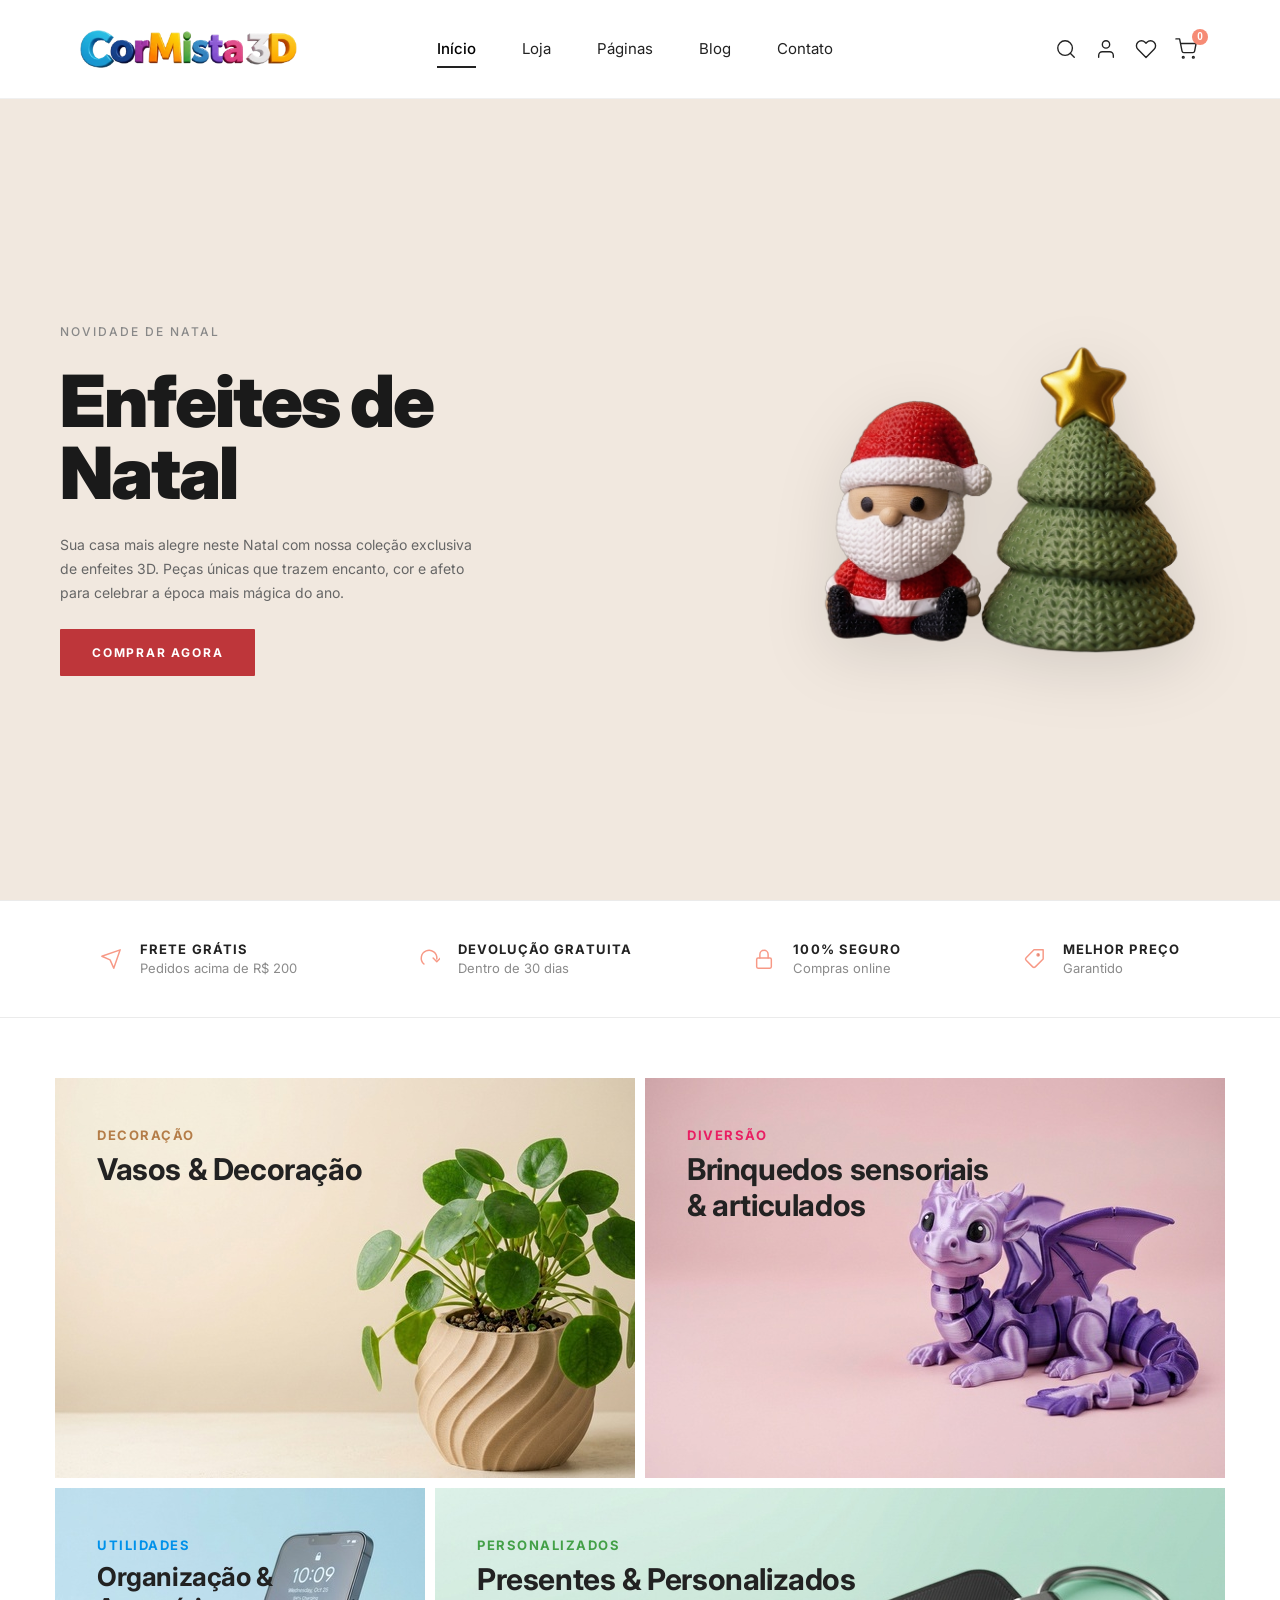
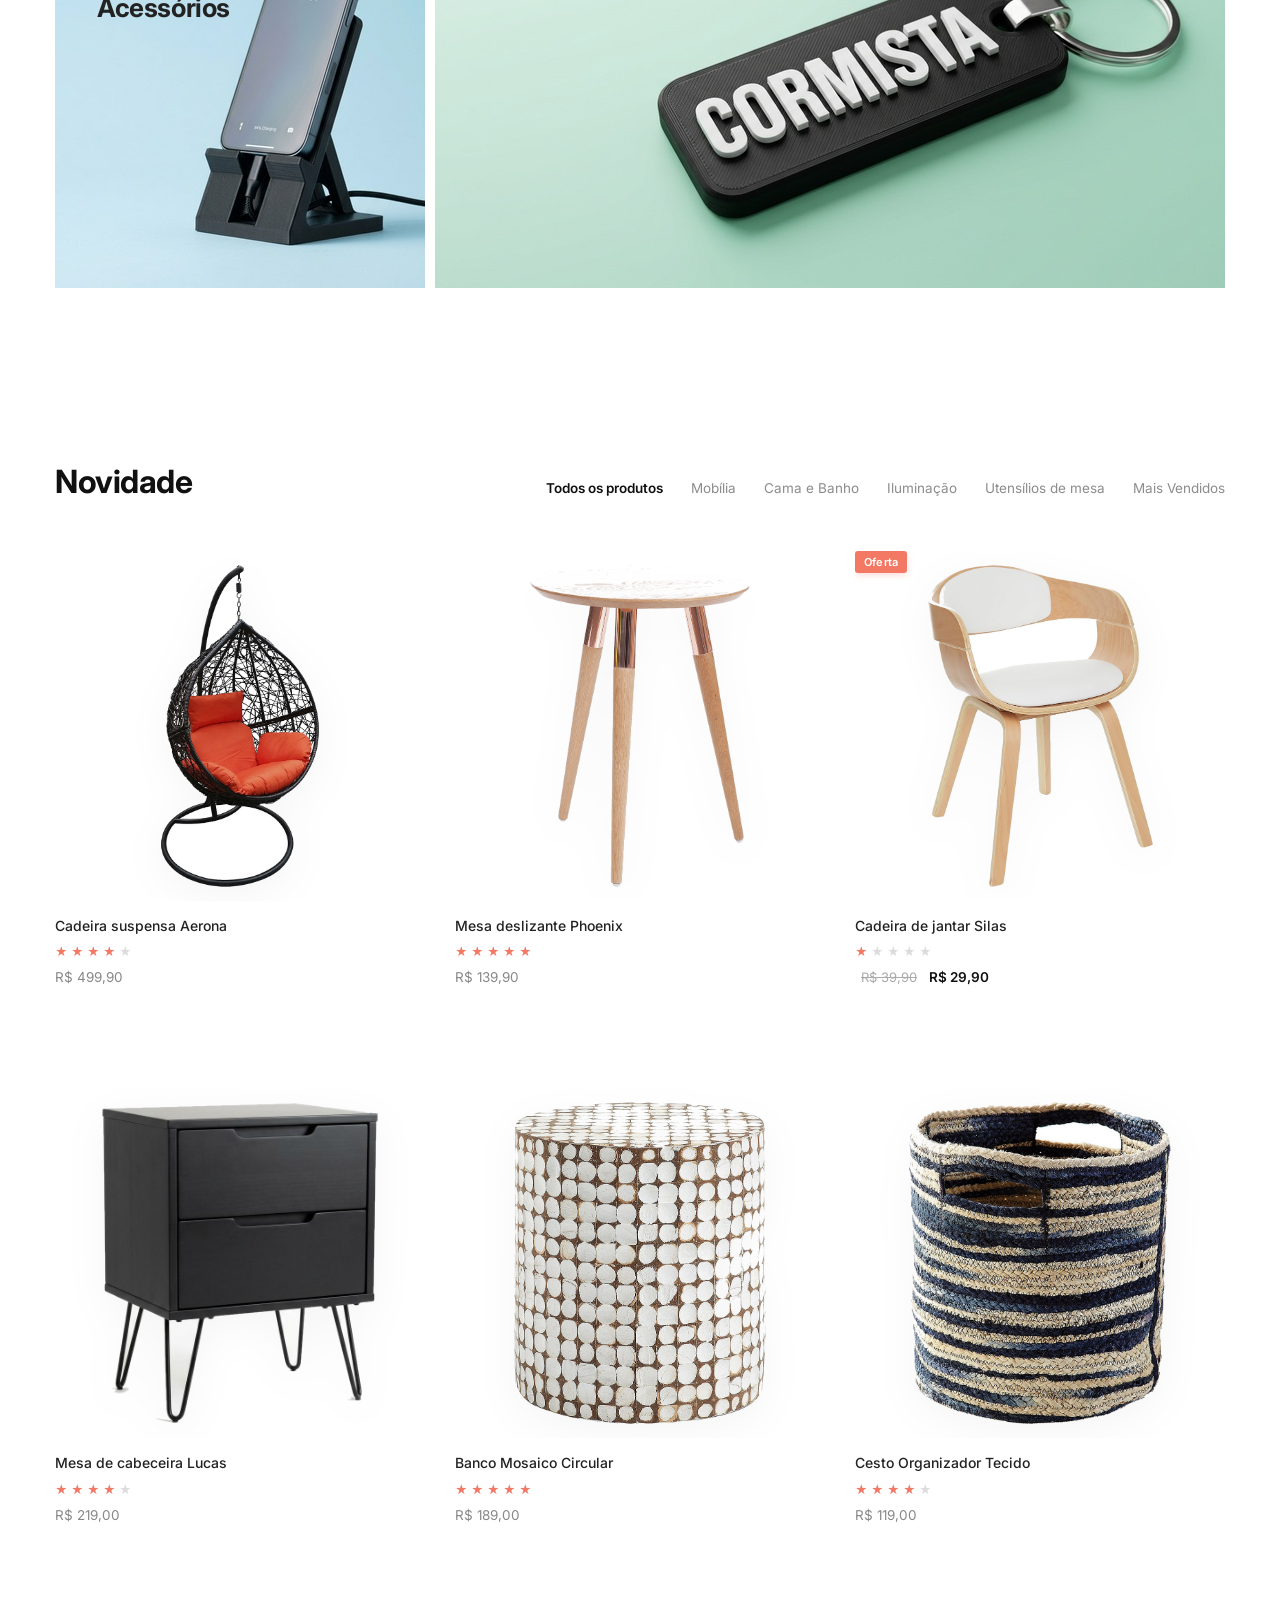
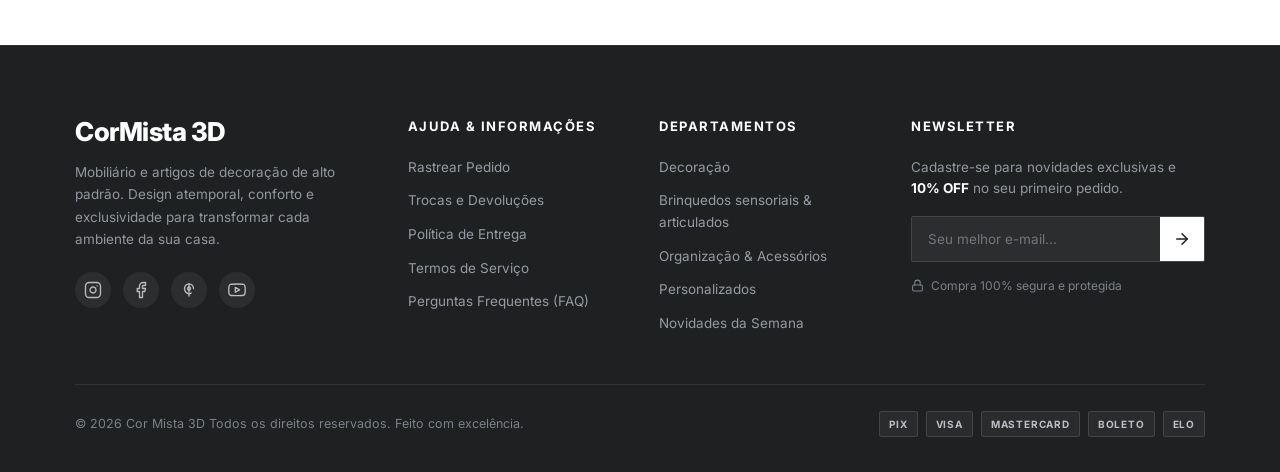
<file: index.html>
<!DOCTYPE html>
<html lang="pt-BR" class="notranslate" translate="no">
<head>
  <meta charset="UTF-8" />
  <meta name="viewport" content="width=device-width, initial-scale=1.0" />
  <meta http-equiv="content-language" content="pt-BR" />
  <meta name="google" content="notranslate" />
  <meta name="googlebot" content="notranslate" />
  <meta name="robots" content="notranslate" />
  <title>Cor Mista 3D — Decoração &amp; Móveis de Alto Padrão</title>
  <meta name="description" content="Cor Mista 3D — Descubra coleções exclusivas de móveis, decoração, cozinha e cama &amp; banho. Novos lançamentos toda semana." />
  <link rel="preconnect" href="https://fonts.googleapis.com" />
  <link rel="preconnect" href="https://fonts.gstatic.com" crossorigin />
  <link href="https://fonts.googleapis.com/css2?family=Inter:wght@300;400;500;600;700;800;900&display=swap" rel="stylesheet" />
  <link rel="stylesheet" href="style.css?v=15" />
</head>
<body>

  <!-- ===== CABEÇALHO ===== -->
  <header class="header" id="header">
    <div class="header__logo">
      <a href="index.html" aria-label="CorMista 3D Início">
        <img src="logo_cormista3d.png?v=8" alt="CorMista 3D" class="header__logo-img" />
      </a>
    </div>

    <!-- Menu Desktop -->
    <nav class="header__nav" aria-label="Navegação principal">
      <div class="nav-item">
        <a href="#hero" class="nav-link nav-link--active">Início</a>
      </div>
      <div class="nav-item has-dropdown">
        <a href="shop.html" class="nav-link">Loja</a>
        <ul class="dropdown-menu">
          <li><a href="shop.html" class="dropdown-link">Todos os Produtos</a></li>
          <li><a href="shop.html?category=furniture" class="dropdown-link">Móveis</a></li>
          <li><a href="shop.html?category=decor" class="dropdown-link">Decoração</a></li>
          <li><a href="shop.html?category=tableware" class="dropdown-link">Organização &amp; Acessórios</a></li>
          <li><a href="shop.html?category=lighting" class="dropdown-link">Utilidades</a></li>
        </ul>
      </div>
      <div class="nav-item has-dropdown">
        <a href="#categories" class="nav-link">Páginas</a>
        <ul class="dropdown-menu">
          <li><a href="#categories" class="dropdown-link">Categorias</a></li>
          <li><a href="#info-bar" class="dropdown-link">Envios &amp; Devoluções</a></li>
          <li><a href="#hero" class="dropdown-link">Lançamentos</a></li>
        </ul>
      </div>
      <div class="nav-item has-dropdown">
        <a href="#products" class="nav-link">Blog</a>
        <ul class="dropdown-menu">
          <li><a href="#" class="dropdown-link">Tendências de Design 2026</a></li>
          <li><a href="#" class="dropdown-link">Estilo de Vida Minimalista</a></li>
          <li><a href="#" class="dropdown-link">Vitrine de Verão</a></li>
        </ul>
      </div>
      <div class="nav-item">
        <a href="#info-bar" class="nav-link">Contato</a>
      </div>
    </nav>

    <div class="header__icons">
      <!-- Busca -->
      <button class="icon-btn" id="btn-search" aria-label="Buscar produtos">
        <svg width="22" height="22" viewBox="0 0 24 24" fill="none" stroke="currentColor" stroke-width="1.5" stroke-linecap="round" stroke-linejoin="round"><circle cx="11" cy="11" r="8"/><line x1="21" y1="21" x2="16.65" y2="16.65"/></svg>
      </button>
      <!-- Conta -->
      <button class="icon-btn" id="btn-account" aria-label="Minha conta">
        <svg width="22" height="22" viewBox="0 0 24 24" fill="none" stroke="currentColor" stroke-width="1.5" stroke-linecap="round" stroke-linejoin="round"><path d="M20 21v-2a4 4 0 0 0-4-4H8a4 4 0 0 0-4 4v2"/><circle cx="12" cy="7" r="4"/></svg>
      </button>
      <!-- Lista de Desejos -->
      <button class="icon-btn" id="btn-wishlist" aria-label="Lista de desejos">
        <svg width="22" height="22" viewBox="0 0 24 24" fill="none" stroke="currentColor" stroke-width="1.5" stroke-linecap="round" stroke-linejoin="round"><path d="M20.84 4.61a5.5 5.5 0 0 0-7.78 0L12 5.67l-1.06-1.06a5.5 5.5 0 0 0-7.78 7.78l1.06 1.06L12 21.23l7.78-7.78 1.06-1.06a5.5 5.5 0 0 0 0-7.78z"/></svg>
      </button>
      <!-- Carrinho de Compras -->
      <button class="icon-btn icon-btn--cart" id="btn-cart" aria-label="Carrinho de compras">
        <svg width="22" height="22" viewBox="0 0 24 24" fill="none" stroke="currentColor" stroke-width="1.5" stroke-linecap="round" stroke-linejoin="round"><circle cx="9" cy="21" r="1"/><circle cx="20" cy="21" r="1"/><path d="M1 1h4l2.68 13.39a2 2 0 0 0 2 1.61h9.72a2 2 0 0 0 2-1.61L23 6H6"/></svg>
        <span class="cart-badge" id="cart-badge">0</span>
      </button>
      <!-- Menu Hambúrguer Mobile -->
      <button class="icon-btn mobile-menu-btn" id="btn-menu" aria-label="Abrir menu">
        <svg width="20" height="20" viewBox="0 0 24 24" fill="none" stroke="currentColor" stroke-width="1.5" stroke-linecap="round" stroke-linejoin="round"><line x1="3" y1="6" x2="21" y2="6"/><line x1="3" y1="12" x2="21" y2="12"/><line x1="3" y1="18" x2="21" y2="18"/></svg>
      </button>
    </div>
  </header>



  <!-- Modal de Busca -->
  <div class="search-modal" id="search-modal" aria-hidden="true">
    <div class="search-modal__inner">
      <div class="search-modal__bar">
        <svg width="22" height="22" viewBox="0 0 24 24" fill="none" stroke="currentColor" stroke-width="1.6" stroke-linecap="round" stroke-linejoin="round"><circle cx="11" cy="11" r="8"/><line x1="21" y1="21" x2="16.65" y2="16.65"/></svg>
        <input type="text" id="search-input" class="search-modal__input" placeholder="Buscar produtos..." autocomplete="off" />
        <button class="search-modal__close" id="btn-close-search" aria-label="Fechar busca">&times;</button>
      </div>
      <div class="search-modal__results" id="search-results"></div>
    </div>
  </div>
  <div class="search-modal-overlay" id="search-modal-overlay"></div>

  <!-- Painel Lateral do Carrinho -->
  <div class="cart-drawer" id="cart-drawer" aria-hidden="true">
    <div class="cart-drawer__header">
      <h3 class="cart-drawer__title">Carrinho de Compras (<span id="cart-drawer-count">0</span>)</h3>
      <button class="cart-drawer__close" id="btn-close-cart" aria-label="Fechar carrinho">&times;</button>
    </div>
    <div class="cart-drawer__body" id="cart-drawer-body">
      <div class="cart-drawer__empty" id="cart-drawer-empty">
        <svg width="44" height="44" viewBox="0 0 24 24" fill="none" stroke="#ccc" stroke-width="1.3" stroke-linecap="round" stroke-linejoin="round"><circle cx="9" cy="21" r="1"/><circle cx="20" cy="21" r="1"/><path d="M1 1h4l2.68 13.39a2 2 0 0 0 2 1.61h9.72a2 2 0 0 0 2-1.61L23 6H6"/></svg>
        <p>Seu carrinho está vazio.</p>
      </div>
      <div class="cart-drawer__items" id="cart-drawer-items"></div>
    </div>
    <div class="cart-drawer__footer" id="cart-drawer-footer">
      <div class="cart-drawer__subtotal">
        <span>Subtotal:</span>
        <strong id="cart-drawer-subtotal">R$ 0,00</strong>
      </div>
      <button class="cart-drawer__checkout-btn">FINALIZAR COMPRA</button>
    </div>
  </div>
  <div class="cart-drawer-overlay" id="cart-drawer-overlay"></div>

  <!-- Gaveta de Navegação Mobile -->
  <div class="mobile-nav" id="mobile-nav" aria-hidden="true">
    <nav>
      <a href="#hero" class="mobile-nav__link">Início</a>
      <a href="#products" class="mobile-nav__link">Loja</a>
      <a href="#" class="mobile-nav__link">Páginas</a>
      <a href="#" class="mobile-nav__link">Blog</a>
      <a href="#" class="mobile-nav__link">Contato</a>
    </nav>
  </div>
  <div class="mobile-nav-overlay" id="mobile-nav-overlay"></div>

  <main>
    <!-- ===== DESTAQUE PRINCIPAL ===== -->
    <section class="hero" id="hero" aria-label="Destaque principal">
      <div class="hero__circle"></div>

      <div class="hero__content">
        <span class="hero__label">NOVIDADE DE NATAL</span>
        <h1 class="hero__title">Enfeites de<br>Natal</h1>
        <p class="hero__desc">Sua casa mais alegre neste Natal com nossa coleção exclusiva de enfeites 3D. Peças únicas que trazem encanto, cor e afeto para celebrar a época mais mágica do ano.</p>
        <button class="hero__btn" id="btn-hero-buy">COMPRAR AGORA</button>
      </div>

      <div class="hero__image-wrap">
        <img
          src="hero_natal_seamless.png"
          alt="Enfeites de Natal - Papai Noel e Árvore Decorativa"
          class="hero__img"
          loading="eager"
        />
      </div>
    </section>

    <!-- ===== CATEGORIAS ===== -->
    <!-- BARRA DE BENEFÍCIOS (INFO BAR) -->
    <div class="info-bar" id="info-bar">
      <div class="info-bar__inner">
        <div class="info-item">
          <span class="info-item__icon">
            <svg class="info-item__svg" width="22" height="22" viewBox="0 0 24 24" fill="none" stroke="currentColor" stroke-width="1.6" stroke-linecap="round" stroke-linejoin="round">
              <polygon points="22 2 15 22 11 13 2 9 22 2"/>
            </svg>
          </span>
          <div class="info-item__content">
            <strong class="info-item__title">FRETE GRÁTIS</strong>
            <span class="info-item__sub">Pedidos acima de R$ 200</span>
          </div>
        </div>

        <div class="info-item">
          <span class="info-item__icon">
            <svg class="info-item__svg" width="22" height="22" viewBox="0 0 24 24" fill="none" stroke="currentColor" stroke-width="1.6" stroke-linecap="round" stroke-linejoin="round">
              <path d="M6.5 17.5A8.5 8.5 0 1 1 20.5 12"/>
              <polyline points="16.5 11 20.5 15 24.5 11"/>
            </svg>
          </span>
          <div class="info-item__content">
            <strong class="info-item__title">DEVOLUÇÃO GRATUITA</strong>
            <span class="info-item__sub">Dentro de 30 dias</span>
          </div>
        </div>

        <div class="info-item">
          <span class="info-item__icon">
            <svg class="info-item__svg" width="22" height="22" viewBox="0 0 24 24" fill="none" stroke="currentColor" stroke-width="1.6" stroke-linecap="round" stroke-linejoin="round">
              <rect x="4" y="11" width="16" height="11" rx="1.5" ry="1.5"/>
              <path d="M7.5 11V7a4.5 4.5 0 0 1 9 0v4"/>
            </svg>
          </span>
          <div class="info-item__content">
            <strong class="info-item__title">100% SEGURO</strong>
            <span class="info-item__sub">Compras online</span>
          </div>
        </div>

        <div class="info-item">
          <span class="info-item__icon">
            <svg class="info-item__svg" width="22" height="22" viewBox="0 0 24 24" fill="none" stroke="currentColor" stroke-width="1.6" stroke-linecap="round" stroke-linejoin="round">
              <path d="M3.41 13.41l7.17 7.17a2 2 0 0 0 2.83 0L22 12V2h-10L3.41 10.59a2 2 0 0 0 0 2.82z"/>
              <circle cx="16.5" cy="7.5" r="1.2" fill="currentColor"/>
            </svg>
          </span>
          <div class="info-item__content">
            <strong class="info-item__title">MELHOR PREÇO</strong>
            <span class="info-item__sub">Garantido</span>
          </div>
        </div>
      </div>
    </div>

    <section class="categories" id="categories" aria-label="Compre por categoria">

      <!-- Linha 1: Decoração (580x400) e Brinquedos sensoriais & articulados (580x400) -->
      <div class="categories__row">
        <!-- 1. DECORAÇÃO (580x400) - Linha 1 Esquerda -->
        <div class="category category--living" id="cat-decoracao">
          <img src="category_decoracao.jpg?v=10" alt="Decoração - Vasos &amp; Decoração" class="category__img" loading="lazy" />
          <div class="category__content">
            <span class="category__label" style="color: #b47d48;">DECORAÇÃO</span>
            <h2 class="category__title">Vasos &amp; Decoração</h2>
          </div>
        </div>

        <!-- 2. BRINQUEDOS SENSORIAIS & ARTICULADOS (580x400) - Linha 1 Direita -->
        <div class="category category--decor" id="cat-brinquedos">
          <img src="category_brinquedos.jpg?v=10" alt="Diversão - Brinquedos sensoriais &amp; articulados" class="category__img" loading="lazy" />
          <div class="category__content">
            <span class="category__label" style="color: #e91e63;">DIVERSÃO</span>
            <h2 class="category__title">Brinquedos sensoriais<br>&amp; articulados</h2>
          </div>
        </div>
      </div>

      <!-- Linha 2: Organização & Acessórios (370x400) e Presentes & Personalizados (790x400) -->
      <div class="categories__row">
        <!-- 3. ORGANIZAÇÃO & ACESSÓRIOS (370x400) - Linha 2 Esquerda -->
        <div class="category category--kitchen" id="cat-organizacao">
          <img src="category_organizacao.jpg?v=10" alt="Utilidades - Organização &amp; Acessórios" class="category__img" loading="lazy" />
          <div class="category__content">
            <span class="category__label" style="color: #0091ea;">UTILIDADES</span>
            <h2 class="category__title">Organização &amp; Acessórios</h2>
          </div>
        </div>

        <!-- 4. PRESENTES & PERSONALIZADOS (790x400) - Linha 2 Direita -->
        <div class="category category--bed" id="cat-personalizados">
          <img src="category_personalizados.jpg?v=10" alt="Presentes &amp; Personalizados" class="category__img" loading="lazy" />
          <div class="category__content">
            <span class="category__label" style="color: #43a047;">PERSONALIZADOS</span>
            <h2 class="category__title">Presentes &amp; Personalizados</h2>
          </div>
        </div>
      </div>

    </section>

    <!-- ===== PRODUTOS ===== -->
    <section class="products" id="products" aria-label="Novidades e produtos em destaque">

      <div class="products__top">
        <h2 class="products__heading">Novidade</h2>
        <div class="products__filters" role="tablist">
          <button class="filter-tab filter-tab--active" id="tab-all" data-filter="all">Todos os produtos</button>
          <button class="filter-tab" id="tab-furniture" data-filter="furniture">Mobília</button>
          <button class="filter-tab" id="tab-bed" data-filter="bed">Cama e Banho</button>
          <button class="filter-tab" id="tab-lighting" data-filter="lighting">Iluminação</button>
          <button class="filter-tab" id="tab-tableware" data-filter="tableware">Utensílios de mesa</button>
          <button class="filter-tab" id="tab-bestselling" data-filter="bestselling">Mais Vendidos</button>
        </div>
      </div>

      <div class="products__grid" id="products-grid">

        <!-- Produto 1: Cadeira suspensa Aerona -->
        <article class="product-card" id="prod-1" data-category="furniture">
          <div class="product-card__img-wrap">
            <a href="product.html" aria-label="Ver detalhes de Cadeira suspensa Aerona">
              <img src="product_1_aerona.png" alt="Cadeira suspensa Aerona" class="product-card__img" loading="lazy" />
            </a>
          </div>
          <div class="product-card__info">
            <p class="product-card__name"><a href="product.html" style="color: inherit; text-decoration: none;">Cadeira suspensa Aerona</a></p>
            <div class="product-card__stars">
              <span class="star star--filled">&#9733;</span><span class="star star--filled">&#9733;</span><span class="star star--filled">&#9733;</span><span class="star star--filled">&#9733;</span><span class="star star--empty">&#9733;</span>
            </div>
            <p class="product-card__price">R$ 499,90</p>
          </div>
          <div class="product-card__actions">
            <button class="product-card__add" id="add-1">ADICIONAR AO CARRINHO</button>
            <div class="product-card__action-icons">
              <button class="product-card__icon-btn" id="wish-1" aria-label="Lista de desejos">
                <svg width="18" height="18" viewBox="0 0 24 24" fill="none" stroke="currentColor" stroke-width="2" stroke-linecap="round" stroke-linejoin="round"><path d="M20.84 4.61a5.5 5.5 0 0 0-7.78 0L12 5.67l-1.06-1.06a5.5 5.5 0 0 0-7.78 7.78l1.06 1.06L12 21.23l7.78-7.78 1.06-1.06a5.5 5.5 0 0 0 0-7.78z"/></svg>
              </button>
              <button class="product-card__icon-btn" id="share-1" aria-label="Compartilhar">
                <svg width="18" height="18" viewBox="0 0 24 24" fill="none" stroke="currentColor" stroke-width="2" stroke-linecap="round" stroke-linejoin="round"><polyline points="1 4 1 10 7 10"/><path d="M3.51 15a9 9 0 1 0 .49-3.51"/></svg>
              </button>
            </div>
          </div>
        </article>

        <!-- Produto 2: Mesa deslizante Phoenix -->
        <article class="product-card" id="prod-2" data-category="furniture">
          <div class="product-card__img-wrap">
            <img src="product_2_phoenix.png" alt="Mesa deslizante Phoenix" class="product-card__img" loading="lazy" />
          </div>
          <div class="product-card__info">
            <p class="product-card__name">Mesa deslizante Phoenix</p>
            <div class="product-card__stars">
              <span class="star star--filled">&#9733;</span><span class="star star--filled">&#9733;</span><span class="star star--filled">&#9733;</span><span class="star star--filled">&#9733;</span><span class="star star--filled">&#9733;</span>
            </div>
            <p class="product-card__price">R$ 139,90</p>
          </div>
          <div class="product-card__actions">
            <button class="product-card__add" id="add-2">ADICIONAR AO CARRINHO</button>
            <div class="product-card__action-icons">
              <button class="product-card__icon-btn" id="wish-2" aria-label="Lista de desejos"><svg width="18" height="18" viewBox="0 0 24 24" fill="none" stroke="currentColor" stroke-width="2" stroke-linecap="round" stroke-linejoin="round"><path d="M20.84 4.61a5.5 5.5 0 0 0-7.78 0L12 5.67l-1.06-1.06a5.5 5.5 0 0 0-7.78 7.78l1.06 1.06L12 21.23l7.78-7.78 1.06-1.06a5.5 5.5 0 0 0 0-7.78z"/></svg></button>
              <button class="product-card__icon-btn" id="share-2" aria-label="Compartilhar"><svg width="18" height="18" viewBox="0 0 24 24" fill="none" stroke="currentColor" stroke-width="2" stroke-linecap="round" stroke-linejoin="round"><polyline points="1 4 1 10 7 10"/><path d="M3.51 15a9 9 0 1 0 .49-3.51"/></svg></button>
            </div>
          </div>
        </article>

        <!-- Produto 3: Cadeira de jantar Silas (Oferta) -->
        <article class="product-card" id="prod-3" data-category="furniture">
          <div class="product-card__img-wrap">
            <span class="sale-badge">Oferta</span>
            <img src="product_3_silas.png" alt="Cadeira de jantar Silas" class="product-card__img" loading="lazy" />
          </div>
          <div class="product-card__info">
            <p class="product-card__name">Cadeira de jantar Silas</p>
            <div class="product-card__stars">
              <span class="star star--filled">&#9733;</span><span class="star star--empty">&#9733;</span><span class="star star--empty">&#9733;</span><span class="star star--empty">&#9733;</span><span class="star star--empty">&#9733;</span>
            </div>
            <p class="product-card__price"><span class="price-old">R$ 39,90</span> <span class="price-current">R$ 29,90</span></p>
          </div>
          <div class="product-card__actions">
            <button class="product-card__add" id="add-3">ADICIONAR AO CARRINHO</button>
            <div class="product-card__action-icons">
              <button class="product-card__icon-btn" id="wish-3" aria-label="Lista de desejos"><svg width="18" height="18" viewBox="0 0 24 24" fill="none" stroke="currentColor" stroke-width="2" stroke-linecap="round" stroke-linejoin="round"><path d="M20.84 4.61a5.5 5.5 0 0 0-7.78 0L12 5.67l-1.06-1.06a5.5 5.5 0 0 0-7.78 7.78l1.06 1.06L12 21.23l7.78-7.78 1.06-1.06a5.5 5.5 0 0 0 0-7.78z"/></svg></button>
              <button class="product-card__icon-btn" id="share-3" aria-label="Compartilhar"><svg width="18" height="18" viewBox="0 0 24 24" fill="none" stroke="currentColor" stroke-width="2" stroke-linecap="round" stroke-linejoin="round"><polyline points="1 4 1 10 7 10"/><path d="M3.51 15a9 9 0 1 0 .49-3.51"/></svg></button>
            </div>
          </div>
        </article>

        <!-- Produto 4: Mesa de cabeceira Lucas -->
        <article class="product-card" id="prod-4" data-category="bed">
          <div class="product-card__img-wrap">
            <img src="product_4_nightstand.png" alt="Mesa de cabeceira Lucas" class="product-card__img" loading="lazy" />
          </div>
          <div class="product-card__info">
            <p class="product-card__name">Mesa de cabeceira Lucas</p>
            <div class="product-card__stars">
              <span class="star star--filled">&#9733;</span><span class="star star--filled">&#9733;</span><span class="star star--filled">&#9733;</span><span class="star star--filled">&#9733;</span><span class="star star--empty">&#9733;</span>
            </div>
            <p class="product-card__price">R$ 219,00</p>
          </div>
          <div class="product-card__actions">
            <button class="product-card__add" id="add-4">ADICIONAR AO CARRINHO</button>
            <div class="product-card__action-icons">
              <button class="product-card__icon-btn" id="wish-4" aria-label="Lista de desejos"><svg width="18" height="18" viewBox="0 0 24 24" fill="none" stroke="currentColor" stroke-width="2" stroke-linecap="round" stroke-linejoin="round"><path d="M20.84 4.61a5.5 5.5 0 0 0-7.78 0L12 5.67l-1.06-1.06a5.5 5.5 0 0 0-7.78 7.78l1.06 1.06L12 21.23l7.78-7.78 1.06-1.06a5.5 5.5 0 0 0 0-7.78z"/></svg></button>
              <button class="product-card__icon-btn" id="share-4" aria-label="Compartilhar"><svg width="18" height="18" viewBox="0 0 24 24" fill="none" stroke="currentColor" stroke-width="2" stroke-linecap="round" stroke-linejoin="round"><polyline points="1 4 1 10 7 10"/><path d="M3.51 15a9 9 0 1 0 .49-3.51"/></svg></button>
            </div>
          </div>
        </article>

        <!-- Produto 5: Banco Mosaico Circular -->
        <article class="product-card" id="prod-5" data-category="furniture">
          <div class="product-card__img-wrap">
            <img src="product_5_stool.png" alt="Banco Mosaico Circular" class="product-card__img" loading="lazy" />
          </div>
          <div class="product-card__info">
            <p class="product-card__name">Banco Mosaico Circular</p>
            <div class="product-card__stars">
              <span class="star star--filled">&#9733;</span><span class="star star--filled">&#9733;</span><span class="star star--filled">&#9733;</span><span class="star star--filled">&#9733;</span><span class="star star--filled">&#9733;</span>
            </div>
            <p class="product-card__price">R$ 189,00</p>
          </div>
          <div class="product-card__actions">
            <button class="product-card__add" id="add-5">ADICIONAR AO CARRINHO</button>
            <div class="product-card__action-icons">
              <button class="product-card__icon-btn" id="wish-5" aria-label="Lista de desejos"><svg width="18" height="18" viewBox="0 0 24 24" fill="none" stroke="currentColor" stroke-width="2" stroke-linecap="round" stroke-linejoin="round"><path d="M20.84 4.61a5.5 5.5 0 0 0-7.78 0L12 5.67l-1.06-1.06a5.5 5.5 0 0 0-7.78 7.78l1.06 1.06L12 21.23l7.78-7.78 1.06-1.06a5.5 5.5 0 0 0 0-7.78z"/></svg></button>
              <button class="product-card__icon-btn" id="share-5" aria-label="Compartilhar"><svg width="18" height="18" viewBox="0 0 24 24" fill="none" stroke="currentColor" stroke-width="2" stroke-linecap="round" stroke-linejoin="round"><polyline points="1 4 1 10 7 10"/><path d="M3.51 15a9 9 0 1 0 .49-3.51"/></svg></button>
            </div>
          </div>
        </article>

        <!-- Produto 6: Cesto Organizador Tecido -->
        <article class="product-card" id="prod-6" data-category="bed">
          <div class="product-card__img-wrap">
            <img src="product_6_basket.png" alt="Cesto Organizador Tecido" class="product-card__img" loading="lazy" />
          </div>
          <div class="product-card__info">
            <p class="product-card__name">Cesto Organizador Tecido</p>
            <div class="product-card__stars">
              <span class="star star--filled">&#9733;</span><span class="star star--filled">&#9733;</span><span class="star star--filled">&#9733;</span><span class="star star--filled">&#9733;</span><span class="star star--empty">&#9733;</span>
            </div>
            <p class="product-card__price">R$ 119,00</p>
          </div>
          <div class="product-card__actions">
            <button class="product-card__add" id="add-6">ADICIONAR AO CARRINHO</button>
            <div class="product-card__action-icons">
              <button class="product-card__icon-btn" id="wish-6" aria-label="Lista de desejos"><svg width="18" height="18" viewBox="0 0 24 24" fill="none" stroke="currentColor" stroke-width="2" stroke-linecap="round" stroke-linejoin="round"><path d="M20.84 4.61a5.5 5.5 0 0 0-7.78 0L12 5.67l-1.06-1.06a5.5 5.5 0 0 0-7.78 7.78l1.06 1.06L12 21.23l7.78-7.78 1.06-1.06a5.5 5.5 0 0 0 0-7.78z"/></svg></button>
              <button class="product-card__icon-btn" id="share-6" aria-label="Compartilhar"><svg width="18" height="18" viewBox="0 0 24 24" fill="none" stroke="currentColor" stroke-width="2" stroke-linecap="round" stroke-linejoin="round"><polyline points="1 4 1 10 7 10"/><path d="M3.51 15a9 9 0 1 0 .49-3.51"/></svg></button>
            </div>
          </div>
        </article>

      </div>
    </section>
  </main>

  <!-- ===== RODAPÉ (FOOTER CINZA ESCURO) ===== -->
  <footer class="footer" id="footer">
    <div class="footer__inner">
      <div class="footer__grid">
        <!-- Coluna 1: Sobre a Marca -->
        <div class="footer__col">
          <div class="footer__logo">
            <a href="index.html">CorMista 3D</a>
          </div>
          <p class="footer__brand-desc">Mobiliário e artigos de decoração de alto padrão. Design atemporal, conforto e exclusividade para transformar cada ambiente da sua casa.</p>
          <div class="footer__socials">
            <a href="#" class="footer__social-link" aria-label="Instagram">
              <svg width="18" height="18" viewBox="0 0 24 24" fill="none" stroke="currentColor" stroke-width="1.8" stroke-linecap="round" stroke-linejoin="round"><rect x="2" y="2" width="20" height="20" rx="5" ry="5"/><path d="M16 11.37A4 4 0 1 1 12.63 8 4 4 0 0 1 16 11.37z"/><line x1="17.5" y1="6.5" x2="17.51" y2="6.5"/></svg>
            </a>
            <a href="#" class="footer__social-link" aria-label="Facebook">
              <svg width="18" height="18" viewBox="0 0 24 24" fill="none" stroke="currentColor" stroke-width="1.8" stroke-linecap="round" stroke-linejoin="round"><path d="M18 2h-3a5 5 0 0 0-5 5v3H7v4h3v8h4v-8h3l1-4h-4V7a1 1 0 0 1 1-1h3z"/></svg>
            </a>
            <a href="#" class="footer__social-link" aria-label="Pinterest">
              <svg width="18" height="18" viewBox="0 0 24 24" fill="none" stroke="currentColor" stroke-width="1.8" stroke-linecap="round" stroke-linejoin="round"><line x1="12" y1="4" x2="12" y2="20"/><path d="M18 10a6 6 0 0 0-12 0c0 4 3 7 6 7 2 0 3-1 3-1"/><circle cx="12" cy="10" r="2"/></svg>
            </a>
            <a href="#" class="footer__social-link" aria-label="YouTube">
              <svg width="18" height="18" viewBox="0 0 24 24" fill="none" stroke="currentColor" stroke-width="1.8" stroke-linecap="round" stroke-linejoin="round"><path d="M22.54 6.42a2.78 2.78 0 0 0-1.94-2C18.88 4 12 4 12 4s-6.88 0-8.6.46a2.78 2.78 0 0 0-1.94 2A29 29 0 0 0 1 11.75a29 29 0 0 0 .46 5.33A2.78 2.78 0 0 0 3.4 19c1.72.46 8.6.46 8.6.46s6.88 0 8.6-.46a2.78 2.78 0 0 0 1.94-2 29 29 0 0 0 .46-5.25 29 29 0 0 0-.46-5.33z"/><polygon points="9.75 15.02 15.5 11.75 9.75 8.48 9.75 15.02"/></svg>
            </a>
          </div>
        </div>

        <!-- Coluna 2: Ajuda & Suporte -->
        <div class="footer__col">
          <h4 class="footer__title">Ajuda &amp; Informações</h4>
          <ul class="footer__links">
            <li><a href="#" class="footer__link">Rastrear Pedido</a></li>
            <li><a href="#" class="footer__link">Trocas e Devoluções</a></li>
            <li><a href="#" class="footer__link">Política de Entrega</a></li>
            <li><a href="#" class="footer__link">Termos de Serviço</a></li>
            <li><a href="#" class="footer__link">Perguntas Frequentes (FAQ)</a></li>
          </ul>
        </div>

        <!-- Coluna 3: Departamentos -->
        <div class="footer__col">
          <h4 class="footer__title">Departamentos</h4>
          <ul class="footer__links">
            <li><a href="#cat-decoracao" class="footer__link">Decoração</a></li>
            <li><a href="#cat-brinquedos" class="footer__link">Brinquedos sensoriais &amp; articulados</a></li>
            <li><a href="#cat-organizacao" class="footer__link">Organização &amp; Acessórios</a></li>
            <li><a href="#cat-personalizados" class="footer__link">Personalizados</a></li>
            <li><a href="#products" class="footer__link">Novidades da Semana</a></li>
          </ul>
        </div>

        <!-- Coluna 4: Newsletter -->
        <div class="footer__col">
          <h4 class="footer__title">Newsletter</h4>
          <p class="footer__text">Cadastre-se para novidades exclusivas e <strong>10% OFF</strong> no seu primeiro pedido.</p>
          <form class="footer__form" id="newsletter-form" onsubmit="event.preventDefault(); alert('Obrigado por se inscrever na Cor Mista 3D!');">
            <div class="footer__input-wrap">
              <input type="email" class="footer__input" placeholder="Seu melhor e-mail..." required />
              <button type="submit" class="footer__submit-btn" aria-label="Inscrever-se">
                <svg width="18" height="18" viewBox="0 0 24 24" fill="none" stroke="currentColor" stroke-width="2" stroke-linecap="round" stroke-linejoin="round"><line x1="5" y1="12" x2="19" y2="12"/><polyline points="12 5 19 12 12 19"/></svg>
              </button>
            </div>
          </form>
          <span class="footer__secure-note">
            <svg width="13" height="13" viewBox="0 0 24 24" fill="none" stroke="currentColor" stroke-width="2" stroke-linecap="round" stroke-linejoin="round"><rect x="3" y="11" width="18" height="11" rx="2" ry="2"/><path d="M7 11V7a5 5 0 0 1 10 0v4"/></svg>
            Compra 100% segura e protegida
          </span>
        </div>
      </div>

      <!-- Barra Inferior -->
      <div class="footer__bottom">
        <p class="footer__copy">&copy; 2026 Cor Mista 3D Todos os direitos reservados. Feito com excelência.</p>
        <div class="footer__payments">
          <span class="payment-badge">PIX</span>
          <span class="payment-badge">VISA</span>
          <span class="payment-badge">MASTERCARD</span>
          <span class="payment-badge">BOLETO</span>
          <span class="payment-badge">ELO</span>
        </div>
      </div>
    </div>
  </footer>

  <!-- Voltar ao Topo -->
  <button class="back-to-top" id="back-to-top" aria-label="Voltar ao topo">
    <svg width="16" height="16" viewBox="0 0 24 24" fill="none" stroke="currentColor" stroke-width="2.5" stroke-linecap="round" stroke-linejoin="round"><polyline points="18 15 12 9 6 15"/></svg>
  </button>

  <script src="app.js?v=12"></script>
</body>
</html>
</file>
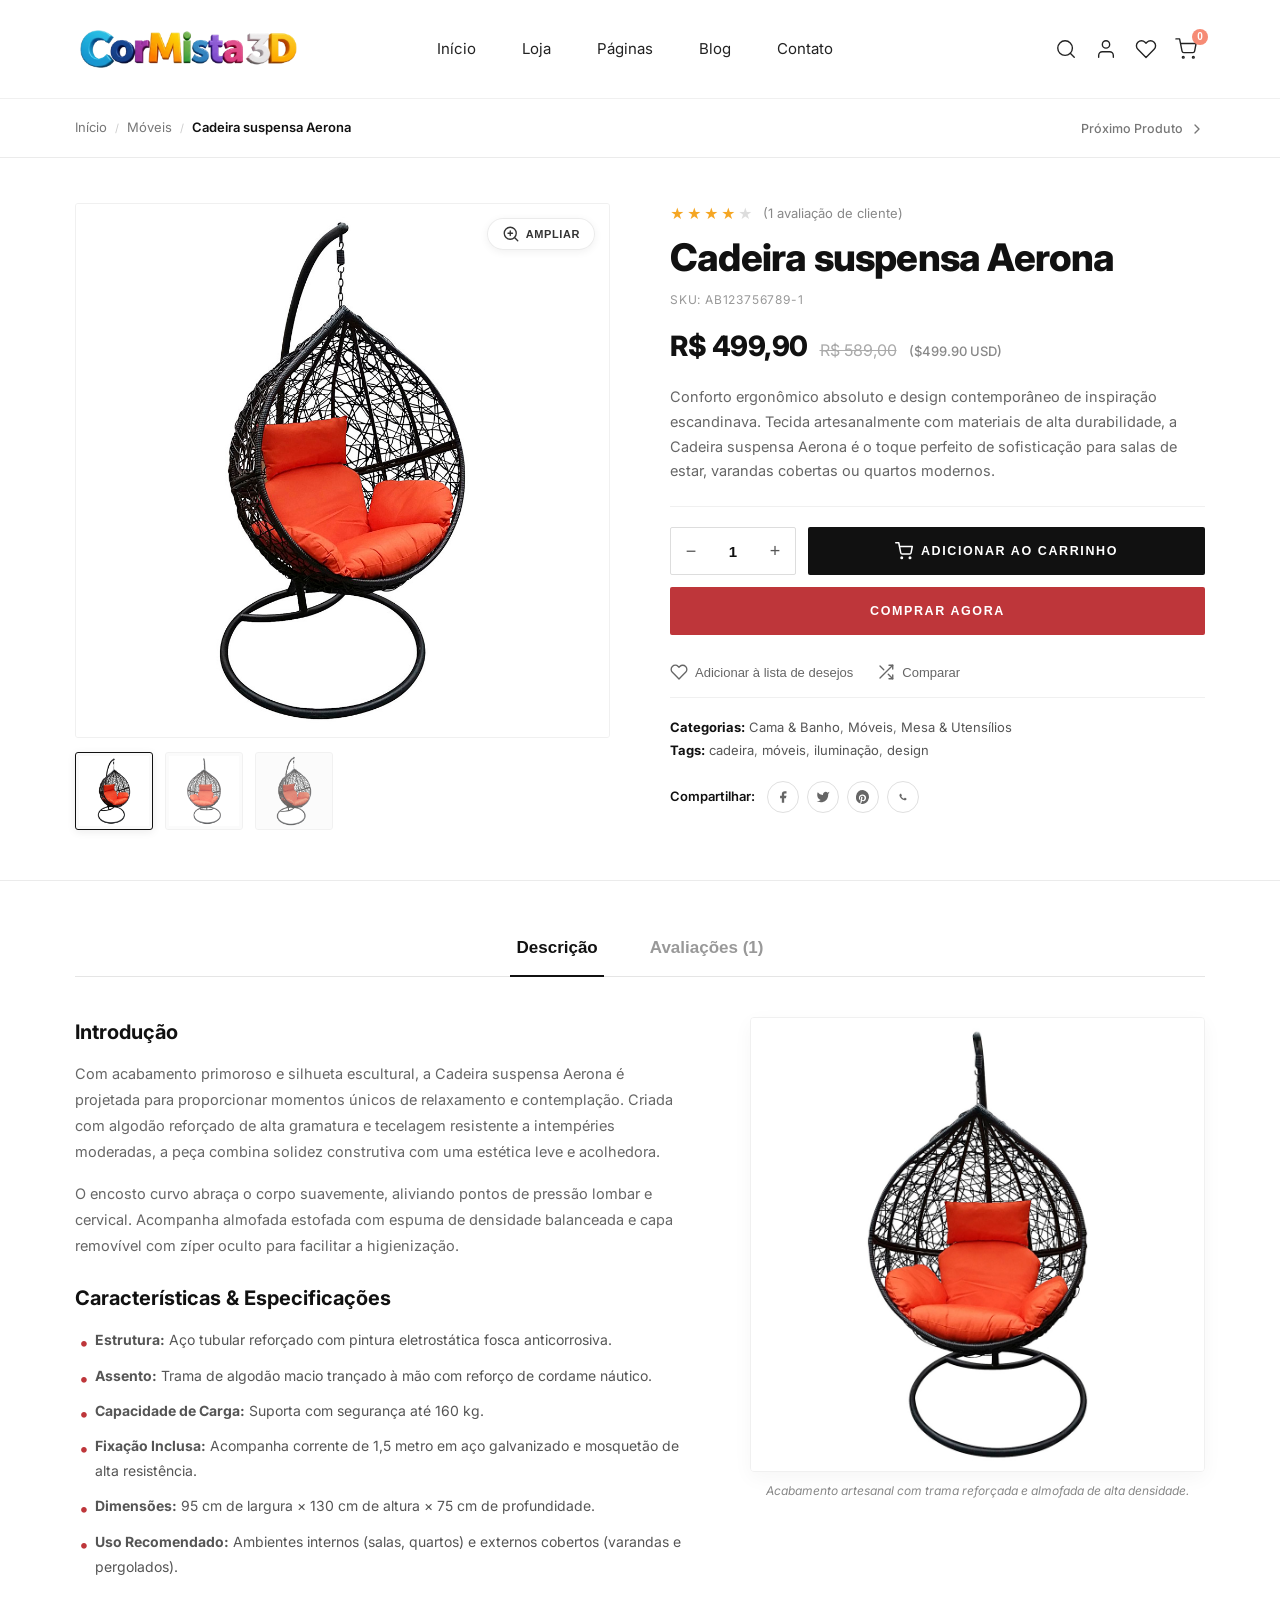
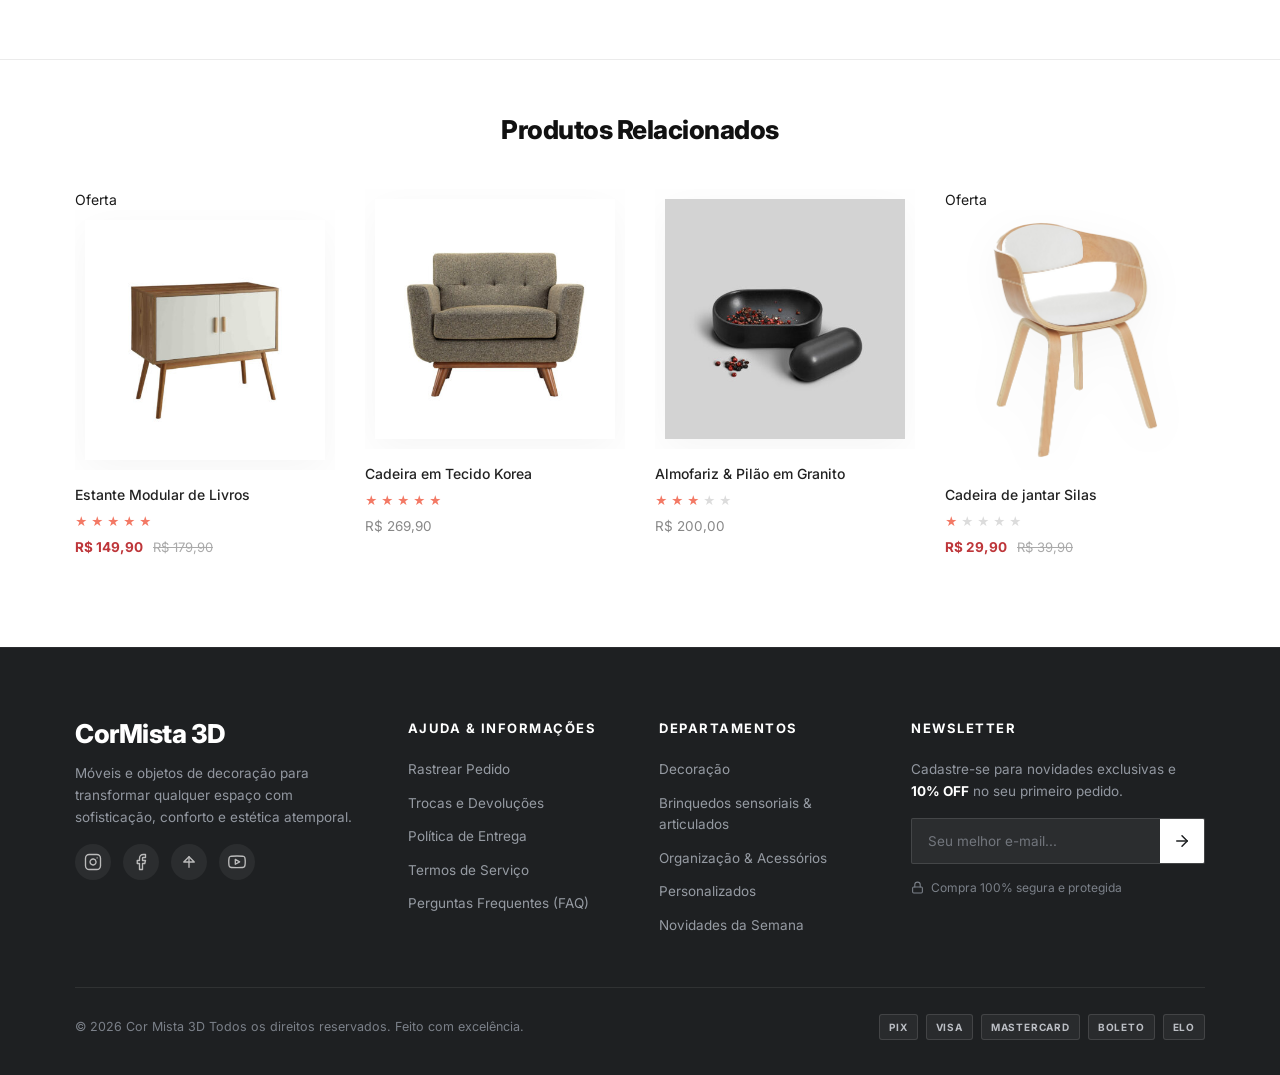
<file: product.html>
<!DOCTYPE html>
<html lang="pt-BR" class="notranslate" translate="no">
<head>
  <meta charset="UTF-8" />
  <meta name="viewport" content="width=device-width, initial-scale=1.0" />
  <meta http-equiv="content-language" content="pt-BR" />
  <meta name="google" content="notranslate" />
  <meta name="googlebot" content="notranslate" />
  <meta name="robots" content="notranslate" />
  <title>Cadeira suspensa Aerona — Cor Mista 3D</title>
  <meta name="description" content="Cadeira suspensa Aerona - Mobiliário exclusivo Cor Mista 3D Conforto e design atemporal com estrutura reforçada e almofada premium." />
  <link rel="preconnect" href="https://fonts.googleapis.com" />
  <link rel="preconnect" href="https://fonts.gstatic.com" crossorigin />
  <link href="https://fonts.googleapis.com/css2?family=Inter:wght@300;400;500;600;700;800;900&display=swap" rel="stylesheet" />
  <link rel="stylesheet" href="style.css?v=15" />
</head>
<body class="product-page">

  <!-- ===== CABEÇALHO ===== -->
  <header class="header" id="header">
    <div class="header__logo">
      <a href="index.html" aria-label="CorMista 3D Início">
        <img src="logo_cormista3d.png?v=8" alt="CorMista 3D" class="header__logo-img" />
      </a>
    </div>

    <!-- Menu Desktop -->
    <nav class="header__nav" aria-label="Navegação principal">
      <div class="nav-item">
        <a href="index.html" class="nav-link">Início</a>
      </div>
      <div class="nav-item has-dropdown">
        <a href="shop.html" class="nav-link">Loja</a>
        <ul class="dropdown-menu">
          <li><a href="shop.html" class="dropdown-link">Todos os Produtos</a></li>
          <li><a href="shop.html?category=furniture" class="dropdown-link">Móveis</a></li>
          <li><a href="shop.html?category=decor" class="dropdown-link">Decoração</a></li>
          <li><a href="shop.html?category=tableware" class="dropdown-link">Organização &amp; Acessórios</a></li>
          <li><a href="shop.html?category=lighting" class="dropdown-link">Utilidades</a></li>
        </ul>
      </div>
      <div class="nav-item has-dropdown">
        <a href="index.html#categories" class="nav-link">Páginas</a>
        <ul class="dropdown-menu">
          <li><a href="index.html#categories" class="dropdown-link">Categorias</a></li>
          <li><a href="index.html#info-bar" class="dropdown-link">Envios &amp; Devoluções</a></li>
          <li><a href="index.html#hero" class="dropdown-link">Lançamentos</a></li>
        </ul>
      </div>
      <div class="nav-item has-dropdown">
        <a href="index.html#products" class="nav-link">Blog</a>
        <ul class="dropdown-menu">
          <li><a href="#" class="dropdown-link">Tendências de Design 2026</a></li>
          <li><a href="#" class="dropdown-link">Estilo de Vida Minimalista</a></li>
          <li><a href="#" class="dropdown-link">Vitrine de Verão</a></li>
        </ul>
      </div>
      <div class="nav-item">
        <a href="index.html#info-bar" class="nav-link">Contato</a>
      </div>
    </nav>

    <div class="header__icons">
      <!-- Busca -->
      <button class="icon-btn" id="btn-search" aria-label="Buscar produtos">
        <svg width="22" height="22" viewBox="0 0 24 24" fill="none" stroke="currentColor" stroke-width="1.5" stroke-linecap="round" stroke-linejoin="round"><circle cx="11" cy="11" r="8"/><line x1="21" y1="21" x2="16.65" y2="16.65"/></svg>
      </button>
      <!-- Conta -->
      <button class="icon-btn" id="btn-account" aria-label="Minha conta">
        <svg width="22" height="22" viewBox="0 0 24 24" fill="none" stroke="currentColor" stroke-width="1.5" stroke-linecap="round" stroke-linejoin="round"><path d="M20 21v-2a4 4 0 0 0-4-4H8a4 4 0 0 0-4 4v2"/><circle cx="12" cy="7" r="4"/></svg>
      </button>
      <!-- Lista de Desejos -->
      <button class="icon-btn" id="btn-wishlist" aria-label="Lista de desejos">
        <svg width="22" height="22" viewBox="0 0 24 24" fill="none" stroke="currentColor" stroke-width="1.5" stroke-linecap="round" stroke-linejoin="round"><path d="M20.84 4.61a5.5 5.5 0 0 0-7.78 0L12 5.67l-1.06-1.06a5.5 5.5 0 0 0-7.78 7.78l1.06 1.06L12 21.23l7.78-7.78 1.06-1.06a5.5 5.5 0 0 0 0-7.78z"/></svg>
      </button>
      <!-- Carrinho de Compras -->
      <button class="icon-btn icon-btn--cart" id="btn-cart" aria-label="Carrinho de compras">
        <svg width="22" height="22" viewBox="0 0 24 24" fill="none" stroke="currentColor" stroke-width="1.5" stroke-linecap="round" stroke-linejoin="round"><circle cx="9" cy="21" r="1"/><circle cx="20" cy="21" r="1"/><path d="M1 1h4l2.68 13.39a2 2 0 0 0 2 1.61h9.72a2 2 0 0 0 2-1.61L23 6H6"/></svg>
        <span class="cart-badge" id="cart-badge">0</span>
      </button>
      <!-- Menu Hambúrguer Mobile -->
      <button class="icon-btn mobile-menu-btn" id="btn-menu" aria-label="Abrir menu">
        <svg width="20" height="20" viewBox="0 0 24 24" fill="none" stroke="currentColor" stroke-width="1.5" stroke-linecap="round" stroke-linejoin="round"><line x1="3" y1="6" x2="21" y2="6"/><line x1="3" y1="12" x2="21" y2="12"/><line x1="3" y1="18" x2="21" y2="18"/></svg>
      </button>
    </div>
  </header>

  <!-- Modal de Busca -->
  <div class="search-modal" id="search-modal" aria-hidden="true">
    <div class="search-modal__inner">
      <div class="search-modal__bar">
        <svg width="22" height="22" viewBox="0 0 24 24" fill="none" stroke="currentColor" stroke-width="1.6" stroke-linecap="round" stroke-linejoin="round"><circle cx="11" cy="11" r="8"/><line x1="21" y1="21" x2="16.65" y2="16.65"/></svg>
        <input type="text" id="search-input" class="search-modal__input" placeholder="Buscar produtos..." autocomplete="off" />
        <button class="search-modal__close" id="btn-close-search" aria-label="Fechar busca">&times;</button>
      </div>
      <div class="search-modal__results" id="search-results"></div>
    </div>
  </div>
  <div class="search-modal-overlay" id="search-modal-overlay"></div>

  <!-- Painel Lateral do Carrinho -->
  <div class="cart-drawer" id="cart-drawer" aria-hidden="true">
    <div class="cart-drawer__header">
      <h3 class="cart-drawer__title">Carrinho de Compras (<span id="cart-drawer-count">0</span>)</h3>
      <button class="cart-drawer__close" id="btn-close-cart" aria-label="Fechar carrinho">&times;</button>
    </div>
    <div class="cart-drawer__body" id="cart-drawer-body">
      <div class="cart-drawer__empty" id="cart-drawer-empty">
        <svg width="44" height="44" viewBox="0 0 24 24" fill="none" stroke="#ccc" stroke-width="1.3" stroke-linecap="round" stroke-linejoin="round"><circle cx="9" cy="21" r="1"/><circle cx="20" cy="21" r="1"/><path d="M1 1h4l2.68 13.39a2 2 0 0 0 2 1.61h9.72a2 2 0 0 0 2-1.61L23 6H6"/></svg>
        <p>Seu carrinho está vazio.</p>
      </div>
      <div class="cart-drawer__items" id="cart-drawer-items"></div>
    </div>
    <div class="cart-drawer__footer" id="cart-drawer-footer">
      <div class="cart-drawer__subtotal">
        <span>Subtotal:</span>
        <strong id="cart-drawer-subtotal">R$ 0,00</strong>
      </div>
      <button class="cart-drawer__checkout-btn">FINALIZAR COMPRA</button>
    </div>
  </div>
  <div class="cart-drawer-overlay" id="cart-drawer-overlay"></div>

  <!-- Gaveta de Navegação Mobile -->
  <div class="mobile-nav" id="mobile-nav" aria-hidden="true">
    <nav>
      <a href="index.html" class="mobile-nav__link">Início</a>
      <a href="index.html#products" class="mobile-nav__link">Loja</a>
      <a href="index.html#categories" class="mobile-nav__link">Páginas</a>
      <a href="index.html#products" class="mobile-nav__link">Blog</a>
      <a href="index.html#info-bar" class="mobile-nav__link">Contato</a>
    </nav>
  </div>
  <div class="mobile-nav-overlay" id="mobile-nav-overlay"></div>

  <!-- CONTEÚDO PRINCIPAL -->
  <main class="product-page-main">

    <!-- Barra de Breadcrumbs & Navegação entre Produtos -->
    <div class="product-breadcrumb-bar">
      <div class="product-breadcrumb-bar__inner">
        <nav class="breadcrumb" aria-label="Trilha de navegação">
          <a href="index.html">Início</a>
          <span class="breadcrumb__sep">/</span>
          <a href="index.html#products">Móveis</a>
          <span class="breadcrumb__sep">/</span>
          <span class="breadcrumb__current">Cadeira suspensa Aerona</span>
        </nav>

        <div class="product-nav-switch">
          <a href="index.html#products" class="product-nav-switch__link" title="Próximo produto: Mesa deslizante Phoenix">
            <span>Próximo Produto</span>
            <svg width="16" height="16" viewBox="0 0 24 24" fill="none" stroke="currentColor" stroke-width="2" stroke-linecap="round" stroke-linejoin="round"><polyline points="9 18 15 12 9 6"/></svg>
          </a>
        </div>
      </div>
    </div>

    <!-- SEÇÃO PRINCIPAL DO PRODUTO: GALERIA + RESUMO -->
    <section class="product-detail-section">
      <div class="product-detail-container">

        <!-- Coluna da Galeria -->
        <div class="product-gallery">
          <div class="product-gallery__main" id="product-gallery-main">
            <button class="product-gallery__zoom-btn" id="btn-zoom" aria-label="Clique para ampliar a imagem" title="Clique para ampliar">
              <svg width="18" height="18" viewBox="0 0 24 24" fill="none" stroke="currentColor" stroke-width="1.8" stroke-linecap="round" stroke-linejoin="round">
                <circle cx="11" cy="11" r="8"/>
                <line x1="21" y1="21" x2="16.65" y2="16.65"/>
                <line x1="11" y1="8" x2="11" y2="14"/>
                <line x1="8" y1="11" x2="14" y2="11"/>
              </svg>
              <span>Ampliar</span>
            </button>

            <img
              id="main-product-img"
              src="aerona_gallery_1.jpg"
              alt="Cadeira suspensa Aerona - Vista Principal"
              class="product-gallery__img"
              loading="eager"
            />
          </div>

          <!-- Miniaturas de Fotos -->
          <div class="product-gallery__thumbs">
            <button class="gallery-thumb gallery-thumb--active" data-src="aerona_gallery_1.jpg" aria-label="Ver imagem 1">
              <img src="aerona_gallery_1.jpg" alt="Miniatura 1 - Cadeira suspensa Aerona" />
            </button>
            <button class="gallery-thumb" data-src="aerona_gallery_2.jpg" aria-label="Ver imagem 2">
              <img src="aerona_gallery_2.jpg" alt="Miniatura 2 - Cadeira suspensa Aerona em ângulo" />
            </button>
            <button class="gallery-thumb" data-src="product_1_aerona.png" aria-label="Ver imagem recortada transparente">
              <img src="product_1_aerona.png" alt="Miniatura 3 - Recorte transparente Aerona" />
            </button>
          </div>
        </div>

        <!-- Coluna de Informações e Compra -->
        <div class="product-summary">
          <!-- Avaliação por Estrelas -->
          <div class="product-summary__rating">
            <div class="star-rating-box" role="img" aria-label="Classificação 4 de 5 estrelas">
              <span class="star-icon star-icon--filled">&#9733;</span>
              <span class="star-icon star-icon--filled">&#9733;</span>
              <span class="star-icon star-icon--filled">&#9733;</span>
              <span class="star-icon star-icon--filled">&#9733;</span>
              <span class="star-icon star-icon--empty">&#9733;</span>
            </div>
            <a href="#reviews-tab-btn" class="product-summary__review-link" id="link-to-reviews">(1 avaliação de cliente)</a>
          </div>

          <h1 class="product-summary__title">Cadeira suspensa Aerona</h1>
          <div class="product-summary__sku-row">
            <span class="sku-label">SKU:</span>
            <span class="sku-value">AB123756789-1</span>
          </div>

          <div class="product-summary__price-box">
            <span class="product-summary__price">R$ 499,90</span>
            <span class="product-summary__price-orig">R$ 589,00</span>
            <span class="product-summary__usd">($499.90 USD)</span>
          </div>

          <div class="product-summary__desc">
            <p>Conforto ergonômico absoluto e design contemporâneo de inspiração escandinava. Tecida artesanalmente com materiais de alta durabilidade, a Cadeira suspensa Aerona é o toque perfeito de sofisticação para salas de estar, varandas cobertas ou quartos modernos.</p>
          </div>

          <!-- Formulário de Compra & Quantidade -->
          <form class="product-buy-form" id="product-buy-form" onsubmit="return false;">
            <div class="product-buy-form__row">
              <div class="qty-control" aria-label="Seletor de quantidade">
                <button type="button" class="qty-btn" id="qty-minus" aria-label="Diminuir quantidade">&minus;</button>
                <input type="number" id="prod-quantity" name="quantity" class="qty-input" value="1" min="1" max="99" aria-label="Quantidade" />
                <button type="button" class="qty-btn" id="qty-plus" aria-label="Aumentar quantidade">&plus;</button>
              </div>

              <button type="button" class="btn-single-add-cart" id="btn-single-add">
                <svg width="18" height="18" viewBox="0 0 24 24" fill="none" stroke="currentColor" stroke-width="2" stroke-linecap="round" stroke-linejoin="round"><circle cx="9" cy="21" r="1"/><circle cx="20" cy="21" r="1"/><path d="M1 1h4l2.68 13.39a2 2 0 0 0 2 1.61h9.72a2 2 0 0 0 2-1.61L23 6H6"/></svg>
                ADICIONAR AO CARRINHO
              </button>
            </div>

            <button type="button" class="btn-single-buy-now" id="btn-single-buy-now">
              COMPRAR AGORA
            </button>
          </form>

          <!-- Ações Secundárias: Lista de Desejos & Comparar -->
          <div class="product-summary__actions">
            <button type="button" class="action-btn" id="btn-wishlist-single">
              <svg width="18" height="18" viewBox="0 0 24 24" fill="none" stroke="currentColor" stroke-width="1.8" stroke-linecap="round" stroke-linejoin="round"><path d="M20.84 4.61a5.5 5.5 0 0 0-7.78 0L12 5.67l-1.06-1.06a5.5 5.5 0 0 0-7.78 7.78l1.06 1.06L12 21.23l7.78-7.78 1.06-1.06a5.5 5.5 0 0 0 0-7.78z"/></svg>
              <span id="wishlist-text">Adicionar à lista de desejos</span>
            </button>

            <button type="button" class="action-btn" id="btn-compare-single">
              <svg width="18" height="18" viewBox="0 0 24 24" fill="none" stroke="currentColor" stroke-width="1.8" stroke-linecap="round" stroke-linejoin="round"><polyline points="16 3 21 3 21 8"/><line x1="4" y1="20" x2="21" y2="3"/><polyline points="21 16 21 21 16 21"/><line x1="15" y1="15" x2="21" y2="21"/><line x1="4" y1="4" x2="9" y2="9"/></svg>
              <span>Comparar</span>
            </button>
          </div>

          <!-- Metadados do Produto -->
          <div class="product-summary__meta">
            <p><strong>Categorias:</strong> <a href="index.html#products">Cama &amp; Banho</a>, <a href="index.html#products">Móveis</a>, <a href="index.html#products">Mesa &amp; Utensílios</a></p>
            <p><strong>Tags:</strong> <a href="index.html#products">cadeira</a>, <a href="index.html#products">móveis</a>, <a href="index.html#products">iluminação</a>, <a href="index.html#products">design</a></p>
          </div>

          <!-- Compartilhamento Social -->
          <div class="product-summary__share">
            <span class="share-label">Compartilhar:</span>
            <div class="share-icons">
              <a href="#" class="share-icon" aria-label="Compartilhar no Facebook" title="Facebook">
                <svg width="14" height="14" viewBox="0 0 24 24" fill="currentColor"><path d="M18 2h-3a5 5 0 0 0-5 5v3H7v4h3v8h4v-8h3l1-4h-4V7a1 1 0 0 1 1-1h3z"/></svg>
              </a>
              <a href="#" class="share-icon" aria-label="Compartilhar no Twitter/X" title="Twitter / X">
                <svg width="14" height="14" viewBox="0 0 24 24" fill="currentColor"><path d="M23 3a10.9 10.9 0 0 1-3.14 1.53 4.48 4.48 0 0 0-7.86 3v1A10.66 10.66 0 0 1 3 4s-4 9 5 13a11.64 11.64 0 0 1-7 2c9 5 20 0 20-11.5a4.5 4.5 0 0 0-.08-.83A7.72 7.72 0 0 0 23 3z"/></svg>
              </a>
              <a href="#" class="share-icon" aria-label="Compartilhar no Pinterest" title="Pinterest">
                <svg width="14" height="14" viewBox="0 0 24 24" fill="currentColor"><path d="M12 0a12 12 0 0 0-4.37 23.18c-.06-.98-.12-2.49.03-3.56l1.05-4.48s-.26-.53-.26-1.32c0-1.24.72-2.16 1.62-2.16.76 0 1.13.57 1.13 1.26 0 .77-.49 1.92-.74 2.98-.21.9.45 1.63 1.34 1.63 1.6 0 2.84-1.69 2.84-4.13 0-2.16-1.55-3.67-3.77-3.67-2.57 0-4.08 1.93-4.08 3.92 0 .78.3 1.61.67 2.06a.34.34 0 0 1 .08.33l-.25 1.05c-.04.17-.14.21-.32.13-1.2-.56-1.95-2.31-1.95-3.72 0-3.03 2.2-5.81 6.35-5.81 3.33 0 5.92 2.37 5.92 5.55 0 3.31-2.09 5.98-4.99 5.98-.97 0-1.89-.51-2.2-.11l-.6 2.29c-.22.84-.81 1.9-1.21 2.54A12 12 0 1 0 12 0z"/></svg>
              </a>
              <a href="#" class="share-icon" aria-label="Compartilhar no WhatsApp" title="WhatsApp">
                <svg width="14" height="14" viewBox="0 0 24 24" fill="currentColor"><path d="M17.472 14.382c-.301-.15-1.78-.878-2.056-.979-.275-.1-.475-.15-.675.15-.2.301-.775.979-.95 1.18-.175.2-.35.225-.65.075-.3-.15-1.267-.467-2.413-1.488-.893-.796-1.496-1.78-1.672-2.08-.175-.301-.019-.464.131-.614.136-.135.301-.35.451-.525.15-.175.2-.3.3-.5.1-.2.05-.375-.025-.525-.075-.15-.675-1.628-.925-2.228-.244-.585-.493-.506-.675-.515-.175-.01-.375-.01-.575-.01-.2 0-.525.075-.8.375-.275.3-1.05 1.026-1.05 2.502 0 1.476 1.075 2.902 1.225 3.102.15.2 2.115 3.23 5.124 4.53 3.01 1.3 3.01.867 3.56.817.55-.05 1.78-.726 2.03-1.428.25-.701.25-1.302.175-1.428-.075-.125-.275-.225-.575-.375z"/></svg>
              </a>
            </div>
          </div>
        </div>
      </div>
    </section>

    <!-- SEÇÃO DE ABAS: DESCRIÇÃO & AVALIAÇÕES -->
    <section class="product-tabs-section">
      <div class="product-tabs-container">
        <!-- Navegação das Abas -->
        <div class="product-tabs__nav" role="tablist">
          <button class="tab-nav-btn tab-nav-btn--active" id="desc-tab-btn" role="tab" aria-selected="true" aria-controls="tab-pane-desc">
            Descrição
          </button>
          <button class="tab-nav-btn" id="reviews-tab-btn" role="tab" aria-selected="false" aria-controls="tab-pane-reviews">
            Avaliações (<span id="review-count-badge">1</span>)
          </button>
        </div>

        <!-- Painel 1: Descrição -->
        <div class="tab-pane tab-pane--active" id="tab-pane-desc" role="tabpanel" aria-labelledby="desc-tab-btn">
          <div class="tab-desc-grid">
            <div class="tab-desc-text">
              <h2 class="tab-desc-heading">Introdução</h2>
              <p class="tab-desc-paragraph">
                Com acabamento primoroso e silhueta escultural, a Cadeira suspensa Aerona é projetada para proporcionar momentos únicos de relaxamento e contemplação. Criada com algodão reforçado de alta gramatura e tecelagem resistente a intempéries moderadas, a peça combina solidez construtiva com uma estética leve e acolhedora.
              </p>
              <p class="tab-desc-paragraph">
                O encosto curvo abraça o corpo suavemente, aliviando pontos de pressão lombar e cervical. Acompanha almofada estofada com espuma de densidade balanceada e capa removível com zíper oculto para facilitar a higienização.
              </p>

              <h2 class="tab-desc-heading">Características &amp; Especificações</h2>
              <ul class="tab-desc-list">
                <li><strong>Estrutura:</strong> Aço tubular reforçado com pintura eletrostática fosca anticorrosiva.</li>
                <li><strong>Assento:</strong> Trama de algodão macio trançado à mão com reforço de cordame náutico.</li>
                <li><strong>Capacidade de Carga:</strong> Suporta com segurança até 160 kg.</li>
                <li><strong>Fixação Inclusa:</strong> Acompanha corrente de 1,5 metro em aço galvanizado e mosquetão de alta resistência.</li>
                <li><strong>Dimensões:</strong> 95 cm de largura &times; 130 cm de altura &times; 75 cm de profundidade.</li>
                <li><strong>Uso Recomendado:</strong> Ambientes internos (salas, quartos) e externos cobertos (varandas e pergolados).</li>
              </ul>
            </div>

            <div class="tab-desc-media">
              <img src="aerona_gallery_2.jpg" alt="Detalhes e acabamento da Cadeira suspensa Aerona" class="tab-desc-img" loading="lazy" />
              <p class="tab-desc-caption">Acabamento artesanal com trama reforçada e almofada de alta densidade.</p>
            </div>
          </div>
        </div>

        <!-- Painel 2: Avaliações -->
        <div class="tab-pane" id="tab-pane-reviews" role="tabpanel" aria-labelledby="reviews-tab-btn">
          <div class="tab-reviews-grid">
            <!-- Lista de Comentários Existentes -->
            <div class="tab-reviews-list-col">
              <h2 class="reviews-section-title"><span id="reviews-count-display">1</span> avaliação para Cadeira suspensa Aerona</h2>

              <div class="reviews-list" id="reviews-list">
                <!-- Avaliação 1 (Original Supro) -->
                <div class="review-item">
                  <div class="review-item__avatar">
                    <span>DF</span>
                  </div>
                  <div class="review-item__content">
                    <div class="review-item__header">
                      <div class="star-rating-box star-rating-box--sm" role="img" aria-label="Nota 4 de 5">
                        <span class="star-icon star-icon--filled">&#9733;</span>
                        <span class="star-icon star-icon--filled">&#9733;</span>
                        <span class="star-icon star-icon--filled">&#9733;</span>
                        <span class="star-icon star-icon--filled">&#9733;</span>
                        <span class="star-icon star-icon--empty">&#9733;</span>
                      </div>
                      <strong class="review-item__author">drfurion</strong>
                      <span class="review-item__dash">&ndash;</span>
                      <time class="review-item__date" datetime="2018-06-21">21 de junho de 2018</time>
                    </div>
                    <p class="review-item__text">Produto de altíssima qualidade! O acabamento é impecável e a cadeira é extremamente confortável para leitura e descanso na varanda.</p>
                  </div>
                </div>
              </div>
            </div>

            <!-- Formulário para Nova Avaliação -->
            <div class="tab-reviews-form-col">
              <div class="review-form-card">
                <h3 class="review-form-title">Adicionar uma avaliação</h3>
                <p class="review-form-sub">O seu endereço de e-mail não será publicado. Campos obrigatórios são marcados com *</p>

                <form id="new-review-form" class="review-form">
                  <div class="form-group">
                    <label class="form-label">Sua nota *</label>
                    <div class="interactive-stars" id="star-picker">
                      <button type="button" class="star-pick-btn" data-rating="1" aria-label="1 estrela">&#9733;</button>
                      <button type="button" class="star-pick-btn" data-rating="2" aria-label="2 estrelas">&#9733;</button>
                      <button type="button" class="star-pick-btn" data-rating="3" aria-label="3 estrelas">&#9733;</button>
                      <button type="button" class="star-pick-btn" data-rating="4" aria-label="4 estrelas">&#9733;</button>
                      <button type="button" class="star-pick-btn" data-rating="5" aria-label="5 estrelas">&#9733;</button>
                    </div>
                    <input type="hidden" id="selected-rating" value="5" />
                  </div>

                  <div class="form-group">
                    <label for="review-comment" class="form-label">Sua avaliação *</label>
                    <textarea id="review-comment" rows="5" class="form-input form-textarea" placeholder="Conte como foi sua experiência com o produto..." required></textarea>
                  </div>

                  <div class="form-row">
                    <div class="form-group">
                      <label for="review-author" class="form-label">Nome *</label>
                      <input type="text" id="review-author" class="form-input" placeholder="Seu nome" required />
                    </div>

                    <div class="form-group">
                      <label for="review-email" class="form-label">E-mail *</label>
                      <input type="email" id="review-email" class="form-input" placeholder="seuemail@exemplo.com" required />
                    </div>
                  </div>

                  <div class="form-checkbox-group">
                    <input type="checkbox" id="review-save-info" checked />
                    <label for="review-save-info">Salvar meu nome e e-mail neste navegador para as próximas avaliações.</label>
                  </div>

                  <button type="submit" class="btn-submit-review">ENVIAR AVALIAÇÃO</button>
                </form>
              </div>
            </div>
          </div>
        </div>

      </div>
    </section>

    <!-- SEÇÃO DE PRODUTOS RELACIONADOS (RELATED PRODUCTS) -->
    <section class="related-products-section">
      <div class="related-products-container">
        <h2 class="related-section-title">Produtos Relacionados</h2>

        <div class="related-products-grid">
          <!-- Produto Relacionado 1: Estante Livros -->
          <article class="product-card visible" id="rel-1">
            <span class="product-card__badge product-card__badge--sale">Oferta</span>
            <div class="product-card__img-wrap">
              <img src="related_shelf.jpg" alt="Estante Modular de Livros" class="product-card__img" loading="lazy" />
            </div>
            <div class="product-card__info">
              <p class="product-card__name">Estante Modular de Livros</p>
              <div class="product-card__stars">
                <span class="star star--filled">&#9733;</span><span class="star star--filled">&#9733;</span><span class="star star--filled">&#9733;</span><span class="star star--filled">&#9733;</span><span class="star star--filled">&#9733;</span>
              </div>
              <p class="product-card__price">
                <span class="price-discount">R$ 149,90</span>
                <span class="price-old">R$ 179,90</span>
              </p>
            </div>
            <div class="product-card__actions">
              <button class="product-card__add" onclick="addToCart('Estante Modular de Livros', 149.90, 'related_shelf.jpg')">ADICIONAR AO CARRINHO</button>
              <div class="product-card__action-icons">
                <button class="product-card__icon-btn" aria-label="Lista de desejos">
                  <svg width="18" height="18" viewBox="0 0 24 24" fill="none" stroke="currentColor" stroke-width="2" stroke-linecap="round" stroke-linejoin="round"><path d="M20.84 4.61a5.5 5.5 0 0 0-7.78 0L12 5.67l-1.06-1.06a5.5 5.5 0 0 0-7.78 7.78l1.06 1.06L12 21.23l7.78-7.78 1.06-1.06a5.5 5.5 0 0 0 0-7.78z"/></svg>
                </button>
              </div>
            </div>
          </article>

          <!-- Produto Relacionado 2: Cadeira Korea Fabric -->
          <article class="product-card visible" id="rel-2">
            <div class="product-card__img-wrap">
              <img src="related_chair.jpg" alt="Cadeira em Tecido Korea" class="product-card__img" loading="lazy" />
            </div>
            <div class="product-card__info">
              <p class="product-card__name">Cadeira em Tecido Korea</p>
              <div class="product-card__stars">
                <span class="star star--filled">&#9733;</span><span class="star star--filled">&#9733;</span><span class="star star--filled">&#9733;</span><span class="star star--filled">&#9733;</span><span class="star star--filled">&#9733;</span>
              </div>
              <p class="product-card__price">R$ 269,90</p>
            </div>
            <div class="product-card__actions">
              <button class="product-card__add" onclick="addToCart('Cadeira em Tecido Korea', 269.90, 'related_chair.jpg')">ADICIONAR AO CARRINHO</button>
              <div class="product-card__action-icons">
                <button class="product-card__icon-btn" aria-label="Lista de desejos">
                  <svg width="18" height="18" viewBox="0 0 24 24" fill="none" stroke="currentColor" stroke-width="2" stroke-linecap="round" stroke-linejoin="round"><path d="M20.84 4.61a5.5 5.5 0 0 0-7.78 0L12 5.67l-1.06-1.06a5.5 5.5 0 0 0-7.78 7.78l1.06 1.06L12 21.23l7.78-7.78 1.06-1.06a5.5 5.5 0 0 0 0-7.78z"/></svg>
                </button>
              </div>
            </div>
          </article>

          <!-- Produto Relacionado 3: Almofariz e Pilão -->
          <article class="product-card visible" id="rel-3">
            <div class="product-card__img-wrap">
              <img src="related_mortar.jpg" alt="Almofariz &amp; Pilão em Granito" class="product-card__img" loading="lazy" />
            </div>
            <div class="product-card__info">
              <p class="product-card__name">Almofariz &amp; Pilão em Granito</p>
              <div class="product-card__stars">
                <span class="star star--filled">&#9733;</span><span class="star star--filled">&#9733;</span><span class="star star--filled">&#9733;</span><span class="star star--empty">&#9733;</span><span class="star star--empty">&#9733;</span>
              </div>
              <p class="product-card__price">R$ 200,00</p>
            </div>
            <div class="product-card__actions">
              <button class="product-card__add" onclick="addToCart('Almofariz & Pilão em Granito', 200.00, 'related_mortar.jpg')">ADICIONAR AO CARRINHO</button>
              <div class="product-card__action-icons">
                <button class="product-card__icon-btn" aria-label="Lista de desejos">
                  <svg width="18" height="18" viewBox="0 0 24 24" fill="none" stroke="currentColor" stroke-width="2" stroke-linecap="round" stroke-linejoin="round"><path d="M20.84 4.61a5.5 5.5 0 0 0-7.78 0L12 5.67l-1.06-1.06a5.5 5.5 0 0 0-7.78 7.78l1.06 1.06L12 21.23l7.78-7.78 1.06-1.06a5.5 5.5 0 0 0 0-7.78z"/></svg>
                </button>
              </div>
            </div>
          </article>

          <!-- Produto Relacionado 4: Cadeira Silas -->
          <article class="product-card visible" id="rel-4">
            <span class="product-card__badge product-card__badge--sale">Oferta</span>
            <div class="product-card__img-wrap">
              <img src="product_3_silas.png" alt="Cadeira de jantar Silas" class="product-card__img" loading="lazy" />
            </div>
            <div class="product-card__info">
              <p class="product-card__name">Cadeira de jantar Silas</p>
              <div class="product-card__stars">
                <span class="star star--filled">&#9733;</span><span class="star star--empty">&#9733;</span><span class="star star--empty">&#9733;</span><span class="star star--empty">&#9733;</span><span class="star star--empty">&#9733;</span>
              </div>
              <p class="product-card__price">
                <span class="price-discount">R$ 29,90</span>
                <span class="price-old">R$ 39,90</span>
              </p>
            </div>
            <div class="product-card__actions">
              <button class="product-card__add" onclick="addToCart('Cadeira de jantar Silas', 29.90, 'product_3_silas.png')">ADICIONAR AO CARRINHO</button>
              <div class="product-card__action-icons">
                <button class="product-card__icon-btn" aria-label="Lista de desejos">
                  <svg width="18" height="18" viewBox="0 0 24 24" fill="none" stroke="currentColor" stroke-width="2" stroke-linecap="round" stroke-linejoin="round"><path d="M20.84 4.61a5.5 5.5 0 0 0-7.78 0L12 5.67l-1.06-1.06a5.5 5.5 0 0 0-7.78 7.78l1.06 1.06L12 21.23l7.78-7.78 1.06-1.06a5.5 5.5 0 0 0 0-7.78z"/></svg>
                </button>
              </div>
            </div>
          </article>
        </div>
      </div>
    </section>

  </main>

  <!-- MODAL DE ZOOM DE IMAGEM (LIGHTBOX) -->
  <div class="lightbox-modal" id="lightbox-modal" aria-hidden="true">
    <div class="lightbox-modal__backdrop" id="lightbox-backdrop"></div>
    <div class="lightbox-modal__content">
      <button class="lightbox-modal__close" id="lightbox-close" aria-label="Fechar ampliação">&times;</button>
      <img src="aerona_gallery_1.jpg" alt="Ampliação Cadeira Aerona" id="lightbox-img" class="lightbox-modal__img" />
    </div>
  </div>

  <!-- NOTIFICAÇÃO TOAST -->
  <div class="toast-notify" id="toast-notify" aria-live="polite"></div>

  <!-- ===== RODAPÉ ===== -->
  <footer class="footer" id="footer">
    <div class="footer__inner">
      <div class="footer__grid">

        <!-- Coluna 1: Marca & Social -->
        <div class="footer__col">
          <div class="footer__logo">
            <a href="index.html">CorMista 3D</a>
          </div>
          <p class="footer__text">
            Móveis e objetos de decoração para transformar qualquer espaço com sofisticação, conforto e estética atemporal.
          </p>
          <div class="footer__socials">
            <a href="#" class="footer__social-link" aria-label="Instagram">
              <svg width="18" height="18" viewBox="0 0 24 24" fill="none" stroke="currentColor" stroke-width="1.8" stroke-linecap="round" stroke-linejoin="round"><rect x="2" y="2" width="20" height="20" rx="5" ry="5"/><path d="M16 11.37A4 4 0 1 1 12.63 8 4 4 0 0 1 16 11.37z"/><line x1="17.5" y1="6.5" x2="17.51" y2="6.5"/></svg>
            </a>
            <a href="#" class="footer__social-link" aria-label="Facebook">
              <svg width="18" height="18" viewBox="0 0 24 24" fill="none" stroke="currentColor" stroke-width="1.8" stroke-linecap="round" stroke-linejoin="round"><path d="M18 2h-3a5 5 0 0 0-5 5v3H7v4h3v8h4v-8h3l1-4h-4V7a1 1 0 0 1 1-1h3z"/></svg>
            </a>
            <a href="#" class="footer__social-link" aria-label="Pinterest">
              <svg width="18" height="18" viewBox="0 0 24 24" fill="none" stroke="currentColor" stroke-width="1.8" stroke-linecap="round" stroke-linejoin="round"><line x1="12" y1="5" x2="12" y2="19"/><polygon points="5 12 12 5 19 12"/></svg>
            </a>
            <a href="#" class="footer__social-link" aria-label="YouTube">
              <svg width="18" height="18" viewBox="0 0 24 24" fill="none" stroke="currentColor" stroke-width="1.8" stroke-linecap="round" stroke-linejoin="round"><path d="M22.54 6.42a2.78 2.78 0 0 0-1.94-2C18.88 4 12 4 12 4s-6.88 0-8.6.46a2.78 2.78 0 0 0-1.94 2A29 29 0 0 0 1 11.75a29 29 0 0 0 .46 5.33A2.78 2.78 0 0 0 3.4 19c1.72.46 8.6.46 8.6.46s6.88 0 8.6-.46a2.78 2.78 0 0 0 1.94-2 29 29 0 0 0 .46-5.25 29 29 0 0 0-.46-5.33z"/><polygon points="9.75 15.02 15.5 11.75 9.75 8.48 9.75 15.02"/></svg>
            </a>
          </div>
        </div>

        <!-- Coluna 2: Ajuda & Suporte -->
        <div class="footer__col">
          <h4 class="footer__title">Ajuda &amp; Informações</h4>
          <ul class="footer__links">
            <li><a href="#" class="footer__link">Rastrear Pedido</a></li>
            <li><a href="#" class="footer__link">Trocas e Devoluções</a></li>
            <li><a href="#" class="footer__link">Política de Entrega</a></li>
            <li><a href="#" class="footer__link">Termos de Serviço</a></li>
            <li><a href="#" class="footer__link">Perguntas Frequentes (FAQ)</a></li>
          </ul>
        </div>

        <!-- Coluna 3: Departamentos -->
        <div class="footer__col">
          <h4 class="footer__title">Departamentos</h4>
          <ul class="footer__links">
            <li><a href="index.html#cat-decoracao" class="footer__link">Decoração</a></li>
            <li><a href="index.html#cat-brinquedos" class="footer__link">Brinquedos sensoriais &amp; articulados</a></li>
            <li><a href="index.html#cat-organizacao" class="footer__link">Organização &amp; Acessórios</a></li>
            <li><a href="index.html#cat-personalizados" class="footer__link">Personalizados</a></li>
            <li><a href="index.html#products" class="footer__link">Novidades da Semana</a></li>
          </ul>
        </div>

        <!-- Coluna 4: Newsletter -->
        <div class="footer__col">
          <h4 class="footer__title">Newsletter</h4>
          <p class="footer__text">Cadastre-se para novidades exclusivas e <strong>10% OFF</strong> no seu primeiro pedido.</p>
          <form class="footer__form" id="newsletter-form" onsubmit="event.preventDefault(); alert('Obrigado por se inscrever na Cor Mista 3D!');">
            <div class="footer__input-wrap">
              <input type="email" class="footer__input" placeholder="Seu melhor e-mail..." required />
              <button type="submit" class="footer__submit-btn" aria-label="Inscrever-se">
                <svg width="18" height="18" viewBox="0 0 24 24" fill="none" stroke="currentColor" stroke-width="2" stroke-linecap="round" stroke-linejoin="round"><line x1="5" y1="12" x2="19" y2="12"/><polyline points="12 5 19 12 12 19"/></svg>
              </button>
            </div>
          </form>
          <span class="footer__secure-note">
            <svg width="13" height="13" viewBox="0 0 24 24" fill="none" stroke="currentColor" stroke-width="2" stroke-linecap="round" stroke-linejoin="round"><rect x="3" y="11" width="18" height="11" rx="2" ry="2"/><path d="M7 11V7a5 5 0 0 1 10 0v4"/></svg>
            Compra 100% segura e protegida
          </span>
        </div>
      </div>

      <!-- Barra Inferior -->
      <div class="footer__bottom">
        <p class="footer__copy">&copy; 2026 Cor Mista 3D Todos os direitos reservados. Feito com excelência.</p>
        <div class="footer__payments">
          <span class="payment-badge">PIX</span>
          <span class="payment-badge">VISA</span>
          <span class="payment-badge">MASTERCARD</span>
          <span class="payment-badge">BOLETO</span>
          <span class="payment-badge">ELO</span>
        </div>
      </div>
    </div>
  </footer>

  <!-- Voltar ao Topo -->
  <button class="back-to-top" id="back-to-top" aria-label="Voltar ao topo">
    <svg width="16" height="16" viewBox="0 0 24 24" fill="none" stroke="currentColor" stroke-width="2.5" stroke-linecap="round" stroke-linejoin="round"><polyline points="18 15 12 9 6 15"/></svg>
  </button>

  <script src="app.js?v=12"></script>
  <script src="product.js?v=12"></script>
</body>
</html>
</file>
<file: style.css>
/* =========================================
   SUPRO. — RESPONSIVE SHOP APP
   Pixel-accurate match to reference site
   ========================================= */

*, *::before, *::after { box-sizing: border-box; margin: 0; padding: 0; }

:root {
  --red:           #BE363A;
  --red-dark:      #9e2b2e;
  --text:          #1a1a1a;
  --muted:         #666;
  --muted-light:   #999;
  --price:         #BE363A;
  --label-living:  #f68872;
  --label-decor:   #86c178;
  --label-kitchen: #f18cb9;
  --label-bed:     #87bbd6;
  --bg-living:     #F5EDE5;
  --bg-decor:      #EEEEF0;
  --bg-kitchen:    #FAF0F3;
  --bg-bed:        #EDF2FA;
  --bg-hero:       #F1E8DF;
  --star-on:       #1a1a1a;
  --star-off:      #ddd;
  --font:          'Inter', -apple-system, BlinkMacSystemFont, sans-serif;
  --ease:          0.22s ease;
}

html { scroll-behavior: smooth; }

body {
  font-family: var(--font);
  background: #fff;
  color: var(--text);
  overflow-x: hidden;
  font-size: 14px;
  line-height: 1.5;
}

/* =========================================
   HEADER
   ========================================= */
.header {
  position: sticky;
  top: 0;
  z-index: 200;
  display: flex;
  align-items: center;
  height: 54px;
  padding: 0 20px;
  background: #fff;
  border-bottom: 1px solid rgba(0,0,0,0.06);
  transition: box-shadow 0.25s ease;
}
.header.scrolled { box-shadow: 0 1px 12px rgba(0,0,0,0.06); }



/* Logo */
.header__logo {
  display: flex;
  align-items: center;
  flex-shrink: 0;
  cursor: pointer;
  line-height: 1;
}
.header__logo a {
  display: inline-flex;
  align-items: center;
  text-decoration: none;
}
.header__logo-img {
  height: 23px;
  width: auto;
  max-width: 135px;
  display: block;
  object-fit: contain;
  transition: transform 0.22s ease, filter 0.22s ease, height 0.22s ease;
}
.header__logo:hover .header__logo-img {
  transform: translateY(-1px) scale(1.02);
  filter: drop-shadow(0 3px 10px rgba(0,0,0,0.12));
}

/* Desktop Nav — hidden on mobile */
.header__nav {
  display: none;
  align-items: center;
  gap: 26px;
}
.nav-item {
  position: relative;
  display: flex;
  align-items: center;
}
.nav-link {
  font-size: 13px;
  font-weight: 400;
  color: #222;
  text-decoration: none;
  letter-spacing: 0;
  padding: 8px 0;
  position: relative;
  display: inline-block;
  transition: color 0.25s ease;
}

/* Supro Directional Underline Animation */
.nav-link::after {
  content: '';
  position: absolute;
  bottom: 0px;
  right: 0;
  height: 2px;
  width: 0;
  background-color: #222;
  transition: width 0.35s cubic-bezier(0.25, 0.1, 0.25, 1), left 0.35s ease;
}

/* Hover no link ou ao passar o mouse sobre o nav-item com dropdown */
.nav-link:hover::after,
.nav-item:hover > .nav-link::after {
  width: 100%;
  left: 0;
  right: auto;
}
.nav-link:hover,
.nav-item:hover > .nav-link {
  color: #000;
}

/* Aba ativa fixa (quando o mouse está fora do menu) */
.nav-link.nav-link--active::after {
  width: 100%;
  left: 0;
  right: auto;
}
.nav-link.nav-link--active {
  color: #000;
  font-weight: 500;
}

/* Efeito dinâmico: quando o mouse passa por cima de qualquer item do menu,
   a linha sai da aba ativa anterior e segue o mouse para o item onde está passando.
   Quando o mouse sai do menu, a linha volta para a aba que estiver aberta (ativa). */
.header__nav:hover .nav-item:not(:hover) .nav-link.nav-link--active::after {
  width: 0;
  left: auto;
  right: 0;
}
.header__nav:hover .nav-item:not(:hover) .nav-link.nav-link--active {
  color: #222;
  font-weight: 400;
}

/* Dropdown Menus (Supro Style) */
.has-dropdown {
  position: relative;
}
.dropdown-menu {
  position: absolute;
  top: calc(100% + 2px);
  left: 0;
  min-width: 200px;
  background: #fff;
  padding: 12px 0;
  list-style: none;
  border-radius: 2px;
  border: 1px solid rgba(0, 0, 0, 0.08);
  box-shadow: 0 12px 30px rgba(0, 0, 0, 0.08);
  opacity: 0;
  visibility: hidden;
  transform: translateY(12px);
  transition: opacity 0.25s ease, transform 0.25s ease, visibility 0.25s;
  pointer-events: none;
  z-index: 1000;
}
.dropdown-menu::before {
  content: '';
  position: absolute;
  top: -16px;
  left: 0;
  right: 0;
  height: 16px;
}
.has-dropdown:hover .dropdown-menu {
  opacity: 1;
  visibility: visible;
  transform: translateY(0);
  pointer-events: auto;
}
.dropdown-link {
  display: block;
  padding: 8px 22px;
  font-size: 13.5px;
  font-weight: 400;
  color: #444;
  text-decoration: none;
  transition: color 0.2s ease, padding-left 0.2s ease;
}
.dropdown-link:hover {
  color: #000;
  padding-left: 26px;
  background: #fafafa;
}

/* Icon area */
.header__icons {
  display: flex;
  align-items: center;
  gap: 10px;
  margin-left: auto;
}

.icon-btn {
  display: inline-flex;
  align-items: center;
  justify-content: center;
  width: 24px;
  height: 24px;
  background: none;
  border: none;
  cursor: pointer;
  color: #222;
  padding: 0;
  border-radius: 4px;
  transition: color var(--ease), opacity var(--ease), transform 0.2s ease;
  position: relative;
}
.icon-btn:hover { color: #000; transform: translateY(-2px); }
.icon-btn:active { transform: scale(0.9); }

/* Cart badge — circular coral/salmon badge */
.icon-btn--cart {
  position: relative;
}
.cart-badge {
  position: absolute;
  top: -5px;
  right: -7px;
  background: #f68b75;
  color: #fff;
  font-size: 8.5px;
  font-weight: 700;
  width: 14px;
  height: 14px;
  border-radius: 50%;
  display: flex;
  align-items: center;
  justify-content: center;
  pointer-events: none;
  transition: transform 0.18s ease;
  line-height: 1;
}

.mobile-menu-btn { display: flex; }

/* =========================================
   MOBILE NAV DRAWER
   ========================================= */
.mobile-nav {
  position: fixed;
  top: 0; left: -100%;
  width: 280px; height: 100vh;
  background: #fff;
  z-index: 300;
  padding: 80px 32px 40px;
  transition: left 0.3s ease;
  box-shadow: 4px 0 30px rgba(0,0,0,0.1);
}
.mobile-nav.open { left: 0; }

.mobile-nav__link {
  display: block; font-size: 16px; font-weight: 500;
  color: var(--text); text-decoration: none;
  padding: 14px 0;
  border-bottom: 1px solid rgba(0,0,0,0.06);
  transition: color var(--ease), padding-left var(--ease);
}
.mobile-nav__link:hover { color: var(--red); padding-left: 6px; }

.mobile-nav-overlay {
  position: fixed; inset: 0;
  background: rgba(0,0,0,0.4);
  z-index: 250;
  opacity: 0; pointer-events: none;
  transition: opacity 0.3s ease;
}
.mobile-nav-overlay.open { opacity: 1; pointer-events: auto; }

/* =========================================
   SEARCH MODAL (SUPRO STYLE)
   ========================================= */
.search-modal {
  position: fixed;
  top: 0;
  left: 0;
  right: 0;
  background: #fff;
  z-index: 2000;
  padding: 32px 40px;
  box-shadow: 0 10px 40px rgba(0,0,0,0.1);
  transform: translateY(-100%);
  opacity: 0;
  visibility: hidden;
  transition: transform 0.35s cubic-bezier(0.16, 1, 0.3, 1), opacity 0.3s ease, visibility 0.3s;
}
.search-modal.open {
  transform: translateY(0);
  opacity: 1;
  visibility: visible;
}
.search-modal__inner {
  max-width: 860px;
  margin: 0 auto;
}
.search-modal__bar {
  display: flex;
  align-items: center;
  gap: 16px;
  border-bottom: 2px solid #111;
  padding-bottom: 12px;
}
.search-modal__input {
  flex: 1;
  border: none;
  outline: none;
  font-family: var(--font);
  font-size: 20px;
  font-weight: 500;
  color: #111;
  background: transparent;
}
.search-modal__close {
  background: none;
  border: none;
  font-size: 32px;
  line-height: 1;
  color: #888;
  cursor: pointer;
  transition: color 0.2s ease;
  padding: 0 8px;
}
.search-modal__close:hover { color: #111; }
.search-modal__results {
  max-height: 380px;
  overflow-y: auto;
  margin-top: 20px;
  display: grid;
  grid-template-columns: repeat(auto-fill, minmax(240px, 1fr));
  gap: 16px;
}
.search-result-item {
  display: flex;
  align-items: center;
  gap: 14px;
  padding: 10px;
  border-radius: 4px;
  cursor: pointer;
  transition: background 0.2s ease;
  text-decoration: none;
  color: inherit;
}
.search-result-item:hover {
  background: #f8f8f8;
}
.search-result-item img {
  width: 50px;
  height: 50px;
  object-fit: contain;
  background: #f4f4f4;
  border-radius: 2px;
}
.search-result-item__name {
  font-size: 13.5px;
  font-weight: 500;
  color: #111;
  line-height: 1.3;
}
.search-result-item__price {
  font-size: 13px;
  font-weight: 600;
  color: var(--price);
  margin-top: 2px;
}
.search-modal-overlay {
  position: fixed;
  inset: 0;
  background: rgba(0,0,0,0.45);
  backdrop-filter: blur(3px);
  z-index: 1990;
  opacity: 0;
  pointer-events: none;
  transition: opacity 0.3s ease;
}
.search-modal-overlay.open {
  opacity: 1;
  pointer-events: auto;
}

/* =========================================
   CART DRAWER (SUPRO STYLE)
   ========================================= */
.cart-drawer {
  position: fixed;
  top: 0;
  right: -420px;
  width: 380px;
  max-width: 90vw;
  height: 100vh;
  background: #fff;
  z-index: 2100;
  display: flex;
  flex-direction: column;
  box-shadow: -4px 0 30px rgba(0,0,0,0.12);
  transition: right 0.35s cubic-bezier(0.16, 1, 0.3, 1);
}
.cart-drawer.open {
  right: 0;
}
.cart-drawer__header {
  padding: 24px 28px;
  display: flex;
  align-items: center;
  justify-content: space-between;
  border-bottom: 1px solid #f0f0f0;
}
.cart-drawer__title {
  font-size: 16px;
  font-weight: 700;
  color: #111;
  letter-spacing: -0.2px;
}
.cart-drawer__close {
  background: none;
  border: none;
  font-size: 28px;
  line-height: 1;
  color: #999;
  cursor: pointer;
  transition: color 0.2s ease;
}
.cart-drawer__close:hover { color: #111; }
.cart-drawer__body {
  flex: 1;
  overflow-y: auto;
  padding: 24px 28px;
}
.cart-drawer__empty {
  display: flex;
  flex-direction: column;
  align-items: center;
  justify-content: center;
  height: 100%;
  color: #999;
  gap: 12px;
  font-size: 14px;
}
.cart-drawer__items {
  display: flex;
  flex-direction: column;
  gap: 16px;
}
.cart-item {
  display: flex;
  align-items: center;
  gap: 14px;
  padding-bottom: 16px;
  border-bottom: 1px solid #f5f5f5;
}
.cart-item img {
  width: 60px;
  height: 60px;
  object-fit: contain;
  background: #f7f7f7;
  border-radius: 2px;
}
.cart-item__info {
  flex: 1;
  display: flex;
  flex-direction: column;
  gap: 4px;
}
.cart-item__name {
  font-size: 13.5px;
  font-weight: 600;
  color: #111;
  line-height: 1.3;
}
.cart-item__price {
  font-size: 13px;
  color: #666;
}
.cart-item__remove {
  background: none;
  border: none;
  color: #aaa;
  cursor: pointer;
  font-size: 18px;
  line-height: 1;
  padding: 4px;
  transition: color 0.2s ease;
}
.cart-item__remove:hover { color: var(--red); }
.cart-drawer__footer {
  padding: 24px 28px;
  border-top: 1px solid #f0f0f0;
  background: #fafafa;
  display: flex;
  flex-direction: column;
  gap: 16px;
}
.cart-drawer__subtotal {
  display: flex;
  align-items: center;
  justify-content: space-between;
  font-size: 15px;
  color: #444;
}
.cart-drawer__subtotal strong {
  color: #111;
  font-size: 17px;
}
.cart-drawer__checkout-btn {
  width: 100%;
  padding: 14px;
  background: #111;
  color: #fff;
  border: none;
  font-family: var(--font);
  font-size: 12px;
  font-weight: 700;
  letter-spacing: 1.5px;
  text-transform: uppercase;
  cursor: pointer;
  transition: background 0.2s ease, transform 0.15s ease;
}
.cart-drawer__checkout-btn:hover {
  background: var(--red);
  transform: translateY(-1px);
}
.cart-drawer-overlay {
  position: fixed;
  inset: 0;
  background: rgba(0,0,0,0.4);
  z-index: 2090;
  opacity: 0;
  pointer-events: none;
  transition: opacity 0.3s ease;
}
.cart-drawer-overlay.open {
  opacity: 1;
  pointer-events: auto;
}

/* =========================================
   HERO — MOBILE FIRST
   ========================================= */
.hero {
  position: relative;
  background: var(--bg-hero);
  overflow: hidden;
  display: flex;
  align-items: center;
  height: calc(100vh - 54px);
  min-height: 480px;
  padding: 48px 24px 32px;
}


.hero__circle {
  display: none;
}

.hero__content {
  position: relative; z-index: 2;
  display: flex; flex-direction: column; gap: 16px;
  max-width: 55%;
}

.hero__label {
  font-size: 11px; font-weight: 500;
  letter-spacing: 1.8px; color: #888;
  text-transform: uppercase;
}

.hero__title {
  font-size: 40px; font-weight: 900;
  line-height: 1.0; letter-spacing: -1.5px;
  color: var(--text);
}

.hero__desc {
  display: none;
  font-size: 14px; line-height: 1.7;
  color: #666;
  max-width: 400px;
}

.hero__btn {
  display: inline-block;
  background: var(--red); color: #fff;
  border: none; font-family: var(--font);
  font-size: 12px; font-weight: 700;
  letter-spacing: 1.5px; text-transform: uppercase;
  padding: 14px 28px; cursor: pointer; border-radius: 1px;
  width: fit-content;
  transition: background var(--ease), transform var(--ease), box-shadow var(--ease);
}
.hero__btn:hover {
  background: var(--red-dark);
  box-shadow: 0 6px 20px rgba(200,57,43,0.3);
  transform: translateY(-2px);
}
.hero__btn:active { transform: translateY(0); box-shadow: none; }

.hero__image-wrap {
  position: absolute;
  right: 25px;
  bottom: 0;
  top: 0;
  width: 48%;
  max-width: 290px;
  height: 100%;
  display: flex;
  align-items: center;
  justify-content: center;
  z-index: 1;
}
.hero__img {
  width: auto;
  height: auto;
  max-width: 250px;
  max-height: 220px;
  object-fit: contain;
  filter: drop-shadow(0 14px 28px rgba(0,0,0,0.10));
  animation: heroFloat 4s ease-in-out infinite;
  mix-blend-mode: normal;
}
@keyframes heroFloat {
  0%, 100% { transform: translateY(0); }
  50%       { transform: translateY(-10px); }
}

/* =========================================
   INFO BAR (Service Highlights — Supro Style)
   ========================================= */
.info-bar {
  display: block;
  background: #ffffff;
  border-top: 1px solid #ebebeb;
  border-bottom: 1px solid #ebebeb;
  width: 100%;
}
.info-bar__inner {
  display: grid;
  grid-template-columns: repeat(2, 1fr);
  gap: 26px 18px;
  padding: 28px 24px;
  max-width: 1440px;
  margin: 0 auto;
}
.info-item {
  display: flex;
  align-items: center;
  gap: 16px;
}
.info-item__icon {
  display: inline-flex;
  align-items: center;
  justify-content: center;
  flex-shrink: 0;
}
.info-item__svg {
  width: 22px;
  height: 22px;
  stroke: #f79986;
  fill: none;
  stroke-width: 1.6;
  stroke-linecap: round;
  stroke-linejoin: round;
  transition: transform 0.25s ease;
}
.info-item:hover .info-item__svg {
  transform: translateY(-2px);
}
.info-item__content {
  display: flex;
  flex-direction: column;
  gap: 3px;
}
.info-item__title {
  font-size: 13px;
  font-weight: 700;
  letter-spacing: 1.1px;
  text-transform: uppercase;
  color: #222222;
  line-height: 1.25;
}
.info-item__sub {
  font-size: 13px;
  font-weight: 400;
  color: #8b8b8b;
  text-transform: none;
  letter-spacing: 0;
  line-height: 1.25;
}

/* =========================================
   CATEGORIES — MOBILE (stacked)
   ========================================= */
.categories {
  display: flex;
  flex-direction: column;
  gap: 10px;
  width: 100%;
  padding: 24px 16px;
  box-sizing: border-box;
}

.categories__row {
  display: flex;
  flex-direction: column;
  gap: 10px;
  width: 100%;
}

.category {
  position: relative;
  min-height: 320px;
  height: 320px;
  overflow: hidden;
  cursor: pointer;
  box-sizing: border-box;
  display: block;
  background: #f7f7f7;
  width: 100%;
}

.category__img {
  position: absolute;
  top: 0;
  left: 0;
  width: 100%;
  height: 100%;
  object-fit: cover;
  object-position: center bottom;
  transition: transform 0.6s cubic-bezier(0.16, 1, 0.3, 1);
  z-index: 1;
}
.category:hover .category__img {
  transform: scale(1.05);
}

.category__content {
  position: absolute;
  top: 36px;
  left: 32px;
  text-align: left;
  z-index: 2;
  pointer-events: none;
  display: flex;
  flex-direction: column;
  align-items: flex-start;
  gap: 6px;
  max-width: 58%;
}

.category__label {
  font-size: 13px;
  font-weight: 700;
  letter-spacing: 1.5px;
  text-transform: uppercase;
}
.category__label--living  { color: var(--label-living); }
.category__label--decor   { color: var(--label-decor); }
.category__label--kitchen { color: var(--label-kitchen); }
.category__label--bed     { color: var(--label-bed); }

.category__title {
  font-size: 26px;
  font-weight: 700;
  letter-spacing: -0.4px;
  line-height: 1.2;
  color: #222222;
}

@media (min-width: 768px) {
  .category__content {
    top: 42px;
    left: 42px;
    max-width: 52%;
  }
  .category--kitchen .category__content {
    max-width: 65%;
  }
  .category__title {
    font-size: 28px;
  }
}

/* =========================================
   PRODUCTS — MOBILE (single column)
   ========================================= */
.products {
  background: #fff;
  padding-bottom: 80px;
}

/* =========================================
   PRODUCTS SECTION (NOVIDADE)
   ========================================= */
.products {
  background: #fff;
  padding: 40px 0 80px;
}

.products__top {
  display: flex;
  flex-direction: column;
  gap: 16px;
  max-width: 1170px;
  margin: 0 auto;
  padding: 0 20px 30px;
  box-sizing: border-box;
}

.products__heading {
  font-size: 28px;
  font-weight: 700;
  letter-spacing: -0.5px;
  color: #111;
  margin: 0;
}

.products__filters {
  display: flex;
  align-items: center;
  gap: 12px 24px;
  flex-wrap: wrap;
}

.filter-tab {
  background: none;
  border: none;
  font-family: var(--font);
  font-size: 13.5px;
  font-weight: 400;
  color: #8c8c8c;
  cursor: pointer;
  padding: 4px 0;
  white-space: nowrap;
  transition: color 0.2s ease;
  outline: none;
}
.filter-tab:hover {
  color: #111;
}
.filter-tab--active {
  color: #111;
  font-weight: 600;
}

/* Product grid */
.products__grid {
  display: grid;
  grid-template-columns: 1fr;
  gap: 40px;
  max-width: 1170px;
  margin: 0 auto;
  padding: 0 20px;
  box-sizing: border-box;
  border: none;
}

/* Product card */
.product-card {
  display: flex;
  flex-direction: column;
  background: transparent;
  padding: 0;
  border: none;
  cursor: pointer;
  position: relative;
  transition: opacity 0.3s ease, transform 0.3s ease;
}
.product-card.visible { opacity: 1; transform: translateY(0); }
.product-card.hidden { display: none; }
.product-card:hover { background: transparent; }

.product-card__img-wrap {
  position: relative;
  width: 100%;
  height: 300px;
  display: flex;
  align-items: center;
  justify-content: center;
  background: transparent;
  overflow: hidden;
  margin-bottom: 16px;
}

.product-card__img-wrap a {
  display: flex;
  align-items: center;
  justify-content: center;
  width: 100%;
  height: 100%;
  text-decoration: none;
}

.product-card__img {
  width: 100%;
  height: 100%;
  max-width: 100%;
  max-height: 100%;
  object-fit: contain;
  padding: 10px;
  filter: drop-shadow(0 10px 20px rgba(0,0,0,0.04));
  transition: transform 0.4s cubic-bezier(0.16, 1, 0.3, 1);
}
.product-card:hover .product-card__img {
  transform: scale(1.04);
}

/* Sale badge - Coral pill matching Supro reference */
.sale-badge {
  position: absolute;
  top: 0;
  left: 0;
  background: #f37965;
  color: #fff;
  font-size: 11px;
  font-weight: 600;
  padding: 3px 9px;
  border-radius: 3px;
  letter-spacing: 0.2px;
  text-transform: capitalize;
  z-index: 2;
  box-shadow: 0 2px 6px rgba(243, 121, 101, 0.25);
}

/* Product info */
.product-card__info {
  display: flex;
  flex-direction: column;
  gap: 4px;
}

.product-card__name {
  font-size: 14px;
  font-weight: 500;
  color: #222;
  margin: 0;
  line-height: 1.35;
}

.product-card__stars {
  display: flex;
  gap: 3px;
  font-size: 12px;
  margin: 4px 0 2px;
}
.star--filled {
  color: #f37965;
}
.star--empty {
  color: #dcdcdc;
}

.product-card__price {
  font-size: 13.5px;
  font-weight: 400;
  color: #888;
  margin: 0;
}
.price-old {
  font-weight: 400;
  color: #bbb;
  text-decoration: line-through;
  margin-right: 8px;
  font-size: 13px;
}
.price-current {
  color: #111;
  font-weight: 600;
}

/* Actions - hidden by default, slide up on hover */
.product-card__actions {
  display: flex;
  align-items: center;
  justify-content: space-between;
  margin-top: 10px;
  opacity: 0;
  transform: translateY(6px);
  transition: opacity 0.25s ease, transform 0.25s ease;
}
.product-card:hover .product-card__actions {
  opacity: 1;
  transform: translateY(0);
}
.product-card__add {
  background: none;
  border: none;
  font-family: var(--font);
  font-size: 11px;
  font-weight: 700;
  letter-spacing: 1.5px;
  text-transform: uppercase;
  color: var(--text);
  cursor: pointer;
  padding: 0;
  position: relative;
  transition: color var(--ease);
}
.product-card__add::after {
  content: '';
  position: absolute;
  bottom: -1px;
  left: 0;
  width: 0;
  height: 1px;
  background: var(--text);
  transition: width var(--ease);
}
.product-card__add:hover::after { width: 100%; }

.product-card__action-icons { display: flex; gap: 2px; }
.product-card__icon-btn {
  display: flex; align-items: center; justify-content: center;
  width: 30px; height: 30px;
  background: none; border: none; cursor: pointer;
  color: #aaa; border-radius: 50%;
  transition: color var(--ease), background var(--ease), transform var(--ease);
}
.product-card__icon-btn:hover { color: var(--text); background: rgba(0,0,0,0.05); }
.product-card__icon-btn:active { transform: scale(0.88); }
.product-card__icon-btn.wishlisted svg { fill: var(--red); stroke: var(--red); }

/* =========================================
   BACK TO TOP
   ========================================= */
.back-to-top {
  position: fixed; bottom: 24px; right: 20px;
  width: 40px; height: 40px;
  background: rgba(255,255,255,0.95); color: var(--text);
  border: 1px solid rgba(0,0,0,0.12); border-radius: 50%;
  display: flex; align-items: center; justify-content: center;
  cursor: pointer; backdrop-filter: blur(8px);
  box-shadow: 0 2px 12px rgba(0,0,0,0.1);
  opacity: 0; transform: translateY(12px); pointer-events: none;
  transition: opacity var(--ease), transform var(--ease);
  z-index: 100;
}
.back-to-top.visible { opacity: 1; transform: translateY(0); pointer-events: auto; }
.back-to-top:hover { box-shadow: 0 4px 20px rgba(0,0,0,0.15); transform: translateY(-2px); }

/* =========================================
   TABLET: 640px+
   ========================================= */
@media (min-width: 640px) {
  /* Header Tablet */
  .header {
    height: 80px;
    padding: 0 32px;
  }
  .header__logo-img {
    height: 30px;
    max-width: 175px;
  }

  /* Categories 2-col */
  .categories {
    padding: 32px 20px;
    gap: 10px;
  }
  .categories__row {
    flex-direction: row;
    gap: 10px;
    width: 100%;
  }
  .category {
    height: 360px;
    min-height: 360px;
  }
  .category--living,
  .category--decor {
    flex: 1 1 50%;
    width: calc(50% - 5px);
  }
  .category--kitchen {
    flex: 0 0 calc((370 / 1160) * (100% - 10px));
    width: calc((370 / 1160) * (100% - 10px));
  }
  .category--bed {
    flex: 1 1 calc((790 / 1160) * (100% - 10px));
    width: calc((790 / 1160) * (100% - 10px));
  }

  /* Products 2-col */
  .products__grid {
    grid-template-columns: repeat(2, 1fr);
    gap: 40px 24px;
    border: none;
  }
  .product-card {
    border: none;
  }
  .product-card__img-wrap { height: 320px; }
}

/* =========================================
   DESKTOP: 1024px+
   ========================================= */
@media (min-width: 1024px) {
  /* Header — 99px desktop height with smooth sticky minimization */
  .header {
    height: 99px;
    padding: 0 50px;
  }
  .header__logo-img {
    height: 38px;
    max-width: 220px;
  }

  .header__logo {
    font-size: 32px;
    letter-spacing: -0.6px;
  }
  .header__nav {
    display: flex;
    align-items: center;
    gap: 36px;
    margin-left: 100px;
  }
  .nav-link {
    font-size: 14.5px;
  }
  .header__icons {
    gap: 12px;
  }
  .icon-btn {
    width: 28px;
    height: 28px;
  }
  .cart-badge {
    top: -6px;
    right: -8px;
    width: 16px;
    height: 16px;
    font-size: 10px;
  }
  .mobile-menu-btn { display: none; }

  /* Info bar */
  .info-bar { display: block; }
  .info-bar__inner {
    display: flex;
    justify-content: space-between;
    align-items: center;
    padding: 38px 80px;
  }
  .info-item {
    gap: 18px;
  }

  /* Hero — full first fold height with proportional layout */
  .hero {
    height: calc(100vh - 99px);
    min-height: 580px;
    padding: 0 max(40px, calc((100% - 960px) / 2));
    display: flex;
    align-items: center;
    justify-content: space-between;
  }

  .hero__circle {
    display: none;
  }

  .hero__content {
    position: relative;
    z-index: 2;
    flex: 0 0 420px;
    max-width: 420px;
    gap: 22px;
  }
  .hero__label { font-size: 12px; letter-spacing: 2px; }
  .hero__title { font-size: 62px; letter-spacing: -2px; }
  .hero__desc { display: block; font-size: 14px; max-width: 380px; }
  .hero__btn { padding: 16px 32px; font-size: 12px; letter-spacing: 1.8px; }

  .hero__image-wrap {
    position: relative;
    right: auto;
    top: auto;
    bottom: auto;
    width: auto;
    flex: 0 1 380px;
    max-width: 380px;
    height: 100%;
    display: flex;
    align-items: center;
    justify-content: center;
    z-index: 2;
  }
  .hero__img {
    width: auto;
    height: auto;
    max-width: 340px;
    max-height: min(300px, calc(100vh - 160px));
    object-fit: contain;
    filter: drop-shadow(0 14px 28px rgba(0,0,0,0.11));
    mix-blend-mode: normal;
  }

  /* Categories — Supro 2-Row Asymmetric Grid */
  .categories {
    display: flex;
    flex-direction: column;
    gap: 10px;
    width: 100%;
    max-width: 1170px;
    margin: 50px auto;
    padding: 0 20px;
    box-sizing: border-box;
    align-items: center;
  }
  .categories__row {
    display: flex;
    flex-direction: row;
    gap: 10px;
    width: 100%;
    max-width: 1170px;
    justify-content: center;
  }
  .category {
    height: 400px;
    min-height: 400px;
    max-height: 400px;
    box-sizing: border-box;
  }
  .category--living {
    flex: 0 0 calc(50% - 5px);
    width: calc(50% - 5px);
    max-width: 580px;
  }
  .category--decor {
    flex: 0 0 calc(50% - 5px);
    width: calc(50% - 5px);
    max-width: 580px;
  }
  .category--kitchen {
    flex: 0 0 calc((370 / 1160) * (100% - 10px));
    width: calc((370 / 1160) * (100% - 10px));
    max-width: 370px;
  }
  .category--bed {
    flex: 0 0 calc((790 / 1160) * (100% - 10px));
    width: calc((790 / 1160) * (100% - 10px));
    max-width: 790px;
  }
  .category__content {
    top: 45px;
  }
  .category__title { font-size: 30px; }
  .category--kitchen .category__title { font-size: 26px; }

  /* Products top */
  .products__top {
    flex-direction: row;
    align-items: baseline;
    justify-content: space-between;
    padding: 60px 20px 40px;
    max-width: 1170px;
    gap: 30px;
  }
  .products__heading { font-size: 32px; }
  .products__filters { flex-wrap: nowrap; gap: 28px; }

  /* 3-col grid */
  .products__grid {
    grid-template-columns: repeat(3, 1fr);
    gap: 60px 30px;
    padding: 0 20px;
    max-width: 1170px;
    margin-top: 0;
    border: none;
  }
  .product-card { border: none; }
  .product-card__img-wrap { height: 340px; }
  .product-card__name { font-size: 14px; }
}

/* =========================================
   DESKTOP: 1200px+
   ========================================= */
@media (min-width: 1200px) {
  .header {
    height: 99px;
    padding: 0 80px;
  }

  .header__logo {
    font-size: 36px;
    letter-spacing: -0.7px;
  }
  .header__nav {
    margin-left: 140px;
    gap: 46px;
  }
  .nav-link {
    font-size: 15px;
  }
  .header__icons {
    gap: 12px;
  }
  .icon-btn {
    width: 28px;
    height: 28px;
  }
  .cart-badge {
    top: -6px;
    right: -8px;
    width: 16px;
    height: 16px;
    font-size: 10px;
  }
  .hero {
    height: calc(100vh - 99px);
    min-height: 640px;
    padding: 0 max(60px, calc((100% - 1170px) / 2));
    display: flex;
    align-items: center;
    justify-content: space-between;
  }
  .hero__title { font-size: 72px; }
  .hero__circle {
    display: none;
  }
  .hero__content {
    flex: 0 0 460px;
    max-width: 460px;
    gap: 24px;
  }
  .hero__desc { max-width: 420px; }

  .hero__image-wrap {
    position: relative;
    right: auto;
    top: auto;
    bottom: auto;
    width: auto;
    flex: 0 1 420px;
    max-width: 420px;
    height: 100%;
    display: flex;
    align-items: center;
    justify-content: center;
    z-index: 2;
  }
  .hero__img {
    width: auto;
    height: auto;
    max-width: 380px;
    max-height: min(330px, calc(100vh - 160px));
    object-fit: contain;
    filter: drop-shadow(0 16px 32px rgba(0,0,0,0.12));
    mix-blend-mode: normal;
  }

  .categories {
    display: flex;
    flex-direction: column;
    width: 1170px;
    max-width: 1170px;
    padding: 0;
    margin: 60px auto;
    gap: 10px;
    align-items: center;
  }
  .categories__row {
    display: flex;
    flex-direction: row;
    gap: 10px;
    width: 1170px;
  }
  .category {
    height: 400px;
    min-height: 400px;
    max-height: 400px;
  }
  .category--living {
    flex: 0 0 580px;
    width: 580px;
    height: 400px;
    max-width: 580px;
  }
  .category--decor {
    flex: 0 0 580px;
    width: 580px;
    height: 400px;
    max-width: 580px;
  }
  .category--kitchen {
    flex: 0 0 370px;
    width: 370px;
    height: 400px;
    max-width: 370px;
  }
  .category--bed {
    flex: 0 0 790px;
    width: 790px;
    height: 400px;
    max-width: 790px;
  }
  .category__content {
    top: 48px;
  }
  .category__title { font-size: 30px; }
  .category--kitchen .category__title { font-size: 26px; }

  .products__top {
    padding: 70px 0 45px;
    max-width: 1170px;
  }
  .products__grid {
    padding: 0;
    max-width: 1170px;
    gap: 60px 30px;
  }
  .info-bar__inner { padding: 40px 100px; max-width: 1440px; }
  .product-card__img-wrap { height: 350px; }
}

@media (min-width: 1440px) {
  .hero {
    min-height: 680px;
  }
  .hero__content {
    flex: 0 0 480px;
    max-width: 480px;
  }
  .hero__title {
    font-size: 76px;
  }
  .hero__image-wrap {
    flex: 0 1 440px;
    max-width: 440px;
  }
  .hero__img {
    max-width: 400px;
    max-height: min(350px, calc(100vh - 160px));
  }
}

/* =========================================
   FOOTER (RODAPÉ CINZA ESCURO)
   ========================================= */
.footer {
  background: #1e2022;
  color: #a0a4ab;
  padding: 70px 0 35px;
  border-top: 1px solid rgba(255, 255, 255, 0.06);
  font-size: 13.5px;
  line-height: 1.6;
}

.footer__inner {
  max-width: 1170px;
  margin: 0 auto;
  padding: 0 20px;
  box-sizing: border-box;
}

.footer__grid {
  display: grid;
  grid-template-columns: 1fr;
  gap: 40px;
}

@media (min-width: 640px) {
  .footer__grid {
    grid-template-columns: repeat(2, 1fr);
    gap: 40px 30px;
  }
}

@media (min-width: 1024px) {
  .footer__grid {
    grid-template-columns: 1.4fr 1fr 1fr 1.3fr;
    gap: 48px;
  }
}

.footer__col {
  display: flex;
  flex-direction: column;
}

.footer__logo {
  font-size: 26px;
  font-weight: 800;
  letter-spacing: -0.5px;
  margin-bottom: 14px;
  line-height: 1.2;
}
.footer__logo a {
  color: #ffffff;
  text-decoration: none;
  transition: opacity 0.2s ease;
}
.footer__logo a:hover {
  opacity: 0.85;
}

.footer__brand-desc {
  color: #9297a0;
  font-size: 13.5px;
  line-height: 1.65;
  margin-bottom: 22px;
  max-width: 320px;
}

.footer__socials {
  display: flex;
  align-items: center;
  gap: 12px;
}

.footer__social-link {
  display: inline-flex;
  align-items: center;
  justify-content: center;
  width: 36px;
  height: 36px;
  border-radius: 50%;
  background: rgba(255, 255, 255, 0.06);
  color: #bbb;
  text-decoration: none;
  transition: background 0.25s ease, color 0.25s ease, transform 0.25s ease;
}
.footer__social-link:hover {
  background: var(--red);
  color: #fff;
  transform: translateY(-2px);
}

.footer__title {
  font-size: 13px;
  font-weight: 700;
  color: #ffffff;
  letter-spacing: 1.5px;
  text-transform: uppercase;
  margin-bottom: 20px;
}

.footer__links {
  list-style: none;
  padding: 0;
  margin: 0;
  display: flex;
  flex-direction: column;
  gap: 12px;
}

.footer__link {
  color: #969ba3;
  text-decoration: none;
  font-size: 13.5px;
  transition: color 0.2s ease, transform 0.2s ease;
  display: inline-block;
}
.footer__link:hover {
  color: #ffffff;
  transform: translateX(3px);
}

.footer__text {
  color: #9297a0;
  font-size: 13.5px;
  margin-bottom: 16px;
  line-height: 1.6;
}
.footer__text strong {
  color: #ffffff;
}

.footer__form {
  margin-bottom: 14px;
}

.footer__input-wrap {
  display: flex;
  align-items: center;
  background: rgba(255, 255, 255, 0.06);
  border: 1px solid rgba(255, 255, 255, 0.12);
  border-radius: 2px;
  overflow: hidden;
  transition: border-color 0.25s ease, background 0.25s ease;
}
.footer__input-wrap:focus-within {
  border-color: rgba(255, 255, 255, 0.35);
  background: rgba(255, 255, 255, 0.09);
}

.footer__input {
  flex: 1;
  background: transparent;
  border: none;
  padding: 13px 16px;
  font-family: var(--font);
  font-size: 13.5px;
  color: #fff;
  outline: none;
}
.footer__input::placeholder {
  color: #72767d;
}

.footer__submit-btn {
  background: #ffffff;
  color: #1e2022;
  border: none;
  width: 44px;
  height: 44px;
  display: inline-flex;
  align-items: center;
  justify-content: center;
  cursor: pointer;
  transition: background 0.2s ease, color 0.2s ease;
}
.footer__submit-btn:hover {
  background: var(--red);
  color: #ffffff;
}

.footer__secure-note {
  display: inline-flex;
  align-items: center;
  gap: 7px;
  font-size: 12px;
  color: #7b8089;
}
.footer__secure-note svg {
  stroke: #7b8089;
}

/* Bottom Bar */
.footer__bottom {
  display: flex;
  flex-direction: column;
  gap: 16px;
  align-items: center;
  border-top: 1px solid rgba(255, 255, 255, 0.08);
  margin-top: 50px;
  padding-top: 26px;
  text-align: center;
}

@media (min-width: 768px) {
  .footer__bottom {
    flex-direction: row;
    justify-content: space-between;
    text-align: left;
  }
}

.footer__copy {
  font-size: 12.5px;
  color: #7b8089;
  margin: 0;
}

.footer__payments {
  display: flex;
  align-items: center;
  gap: 8px;
  flex-wrap: wrap;
  justify-content: center;
}

.payment-badge {
  display: inline-flex;
  align-items: center;
  justify-content: center;
  background: rgba(255, 255, 255, 0.05);
  border: 1px solid rgba(255, 255, 255, 0.12);
  border-radius: 3px;
  padding: 4px 9px;
  font-size: 10px;
  font-weight: 700;
  letter-spacing: 0.8px;
  color: #bbbec4;
}

/* =========================================
   PÁGINA DO PRODUTO (SINGLE PRODUCT - AERONA)
   Design Fiel ao Tema Supro
   ========================================= */
.product-page {
  background: #ffffff;
}
.header__logo a {
  color: inherit;
  text-decoration: none;
}
.product-page .product-card {
  opacity: 1 !important;
  transform: none !important;
}
.product-page-main {
  padding-bottom: 50px;
}

/* Breadcrumb Bar */
.product-breadcrumb-bar {
  border-bottom: 1px solid #ebebeb;
  padding: 18px 0;
  margin-bottom: 45px;
  background: #ffffff;
}
.product-breadcrumb-bar__inner {
  max-width: 1170px;
  margin: 0 auto;
  padding: 0 20px;
  display: flex;
  justify-content: space-between;
  align-items: center;
}
.breadcrumb {
  font-size: 13px;
  color: #888;
  display: flex;
  align-items: center;
  gap: 8px;
}
.breadcrumb a {
  color: #777;
  text-decoration: none;
  transition: color 0.2s;
}
.breadcrumb a:hover {
  color: #111;
}
.breadcrumb__sep {
  color: #ccc;
  font-size: 11px;
}
.breadcrumb__current {
  color: #111;
  font-weight: 600;
}
.product-nav-switch__link {
  display: inline-flex;
  align-items: center;
  gap: 6px;
  font-size: 12.5px;
  color: #777;
  text-decoration: none;
  font-weight: 500;
  transition: color 0.2s;
}
.product-nav-switch__link:hover {
  color: #111;
}

/* Seção de Detalhes do Produto (2 colunas) */
.product-detail-section {
  margin-bottom: 50px;
}
.product-detail-container {
  max-width: 1170px;
  margin: 0 auto;
  padding: 0 20px;
  display: grid;
  grid-template-columns: 1fr;
  gap: 36px;
}
@media (min-width: 992px) {
  .product-detail-container {
    grid-template-columns: 1fr 1fr;
    gap: 60px;
    align-items: start;
  }
}

/* Galeria de Fotos */
.product-gallery {
  display: flex;
  flex-direction: column;
  gap: 14px;
}
.product-gallery__main {
  position: relative;
  background: #fbfbfb;
  border: 1px solid #f0f0f0;
  border-radius: 3px;
  overflow: hidden;
  display: flex;
  align-items: center;
  justify-content: center;
  aspect-ratio: 1 / 1;
}
.product-gallery__img {
  width: 100%;
  height: 100%;
  object-fit: contain;
  transition: opacity 0.2s ease, transform 0.25s ease;
  cursor: zoom-in;
}
.product-gallery__img:hover {
  transform: scale(1.02);
}
.product-gallery__zoom-btn {
  position: absolute;
  top: 14px;
  right: 14px;
  background: rgba(255, 255, 255, 0.94);
  border: 1px solid rgba(0, 0, 0, 0.08);
  border-radius: 20px;
  padding: 6px 14px;
  display: flex;
  align-items: center;
  gap: 6px;
  font-size: 11px;
  font-weight: 600;
  letter-spacing: 0.6px;
  text-transform: uppercase;
  color: #333;
  cursor: pointer;
  box-shadow: 0 2px 8px rgba(0,0,0,0.06);
  transition: all 0.2s ease;
  backdrop-filter: blur(4px);
  z-index: 2;
}
.product-gallery__zoom-btn:hover {
  background: #ffffff;
  color: #000;
  box-shadow: 0 4px 14px rgba(0,0,0,0.12);
}
.product-gallery__thumbs {
  display: flex;
  gap: 12px;
}
.gallery-thumb {
  width: 78px;
  height: 78px;
  border-radius: 3px;
  border: 1.5px solid #eaeaea;
  background: #fafafa;
  padding: 3px;
  cursor: pointer;
  transition: all 0.2s ease;
  opacity: 0.65;
}
.gallery-thumb img {
  width: 100%;
  height: 100%;
  object-fit: contain;
}
.gallery-thumb:hover {
  opacity: 1;
  border-color: #999;
}
.gallery-thumb--active {
  opacity: 1;
  border-color: #111;
  box-shadow: 0 2px 8px rgba(0,0,0,0.08);
}

/* Coluna de Resumo / Informações */
.product-summary {
  display: flex;
  flex-direction: column;
  gap: 12px;
}
.product-summary__rating {
  display: flex;
  align-items: center;
  gap: 10px;
}
.star-rating-box {
  display: inline-flex;
  gap: 2px;
  color: #f5a623;
  font-size: 14px;
}
.star-icon--filled {
  color: #f5a623;
}
.star-icon--empty {
  color: #ddd;
}
.product-summary__review-link {
  font-size: 13px;
  color: #888;
  text-decoration: none;
  transition: color 0.2s;
}
.product-summary__review-link:hover {
  color: #111;
}
.product-summary__title {
  font-size: 32px;
  font-weight: 800;
  line-height: 1.15;
  letter-spacing: -0.8px;
  color: #111;
  margin: 0;
}
@media (min-width: 992px) {
  .product-summary__title {
    font-size: 38px;
  }
}
.product-summary__sku-row {
  font-size: 12px;
  letter-spacing: 0.8px;
  color: #999;
  text-transform: uppercase;
}
.product-summary__price-box {
  display: flex;
  align-items: baseline;
  gap: 12px;
  margin: 4px 0 6px;
}
.product-summary__price {
  font-size: 28px;
  font-weight: 800;
  color: #111;
  letter-spacing: -0.5px;
}
.product-summary__price-orig {
  font-size: 16px;
  color: #aaa;
  text-decoration: line-through;
}
.product-summary__usd {
  font-size: 13px;
  color: #888;
  font-weight: 500;
}
.product-summary__desc {
  font-size: 14.5px;
  line-height: 1.7;
  color: #666;
  border-bottom: 1px solid #f0f0f0;
  padding-bottom: 22px;
  margin-bottom: 8px;
}

/* Formulário de Compra & Quantidade */
.product-buy-form {
  display: flex;
  flex-direction: column;
  gap: 12px;
}
.product-buy-form__row {
  display: flex;
  gap: 12px;
  align-items: center;
  flex-wrap: wrap;
}
.qty-control {
  display: inline-flex;
  align-items: center;
  border: 1px solid #ddd;
  border-radius: 2px;
  height: 48px;
  background: #fff;
}
.qty-btn {
  width: 40px;
  height: 100%;
  background: none;
  border: none;
  font-size: 18px;
  color: #555;
  cursor: pointer;
  display: flex;
  align-items: center;
  justify-content: center;
  transition: all 0.15s;
}
.qty-btn:hover {
  background: #f7f7f7;
  color: #111;
}
.qty-input {
  width: 44px;
  height: 100%;
  border: none;
  text-align: center;
  font-size: 15px;
  font-weight: 700;
  color: #111;
}
.qty-input::-webkit-inner-spin-button,
.qty-input::-webkit-outer-spin-button {
  -webkit-appearance: none;
  margin: 0;
}
.btn-single-add-cart {
  flex: 1;
  min-width: 220px;
  height: 48px;
  background: #111;
  color: #fff;
  border: none;
  font-size: 12.5px;
  font-weight: 700;
  letter-spacing: 1.6px;
  text-transform: uppercase;
  cursor: pointer;
  border-radius: 2px;
  display: flex;
  align-items: center;
  justify-content: center;
  gap: 8px;
  transition: all 0.2s ease;
}
.btn-single-add-cart:hover {
  background: #333;
  transform: translateY(-1px);
  box-shadow: 0 4px 14px rgba(0,0,0,0.12);
}
.btn-single-buy-now {
  width: 100%;
  height: 48px;
  background: #be363a;
  color: #fff;
  border: none;
  font-size: 12.5px;
  font-weight: 700;
  letter-spacing: 1.6px;
  text-transform: uppercase;
  cursor: pointer;
  border-radius: 2px;
  transition: all 0.2s ease;
}
.btn-single-buy-now:hover {
  background: #9f2a2e;
  transform: translateY(-1px);
  box-shadow: 0 4px 14px rgba(190,54,58,0.25);
}

/* Ações Secundárias: Lista de Desejos & Comparar */
.product-summary__actions {
  display: flex;
  gap: 24px;
  padding: 16px 0;
  border-bottom: 1px solid #f0f0f0;
}
.action-btn {
  display: inline-flex;
  align-items: center;
  gap: 7px;
  font-size: 13px;
  color: #666;
  background: none;
  border: none;
  cursor: pointer;
  font-weight: 500;
  transition: color 0.2s;
  padding: 0;
}
.action-btn:hover {
  color: #111;
}
.action-btn.active {
  color: #be363a;
}

/* Metadados & Compartilhamento */
.product-summary__meta {
  font-size: 13px;
  line-height: 1.8;
  color: #777;
  padding-top: 6px;
}
.product-summary__meta strong {
  color: #111;
}
.product-summary__meta a {
  color: #555;
  text-decoration: none;
  transition: color 0.2s;
}
.product-summary__meta a:hover {
  color: #111;
}
.product-summary__share {
  display: flex;
  align-items: center;
  gap: 12px;
  margin-top: 6px;
}
.share-label {
  font-size: 13px;
  font-weight: 600;
  color: #111;
}
.share-icons {
  display: flex;
  gap: 8px;
}
.share-icon {
  width: 32px;
  height: 32px;
  border-radius: 50%;
  border: 1px solid #e0e0e0;
  display: flex;
  align-items: center;
  justify-content: center;
  color: #666;
  text-decoration: none;
  transition: all 0.2s;
}
.share-icon:hover {
  border-color: #111;
  color: #111;
  transform: translateY(-1px);
}

/* =========================================
   SEÇÃO DE ABAS: DESCRIÇÃO & AVALIAÇÕES
   ========================================= */
.product-tabs-section {
  margin-top: 50px;
  border-top: 1px solid #ebebeb;
  padding-top: 45px;
}
.product-tabs-container {
  max-width: 1170px;
  margin: 0 auto;
  padding: 0 20px;
}
.product-tabs__nav {
  display: flex;
  justify-content: center;
  gap: 40px;
  border-bottom: 1px solid #e5e5e5;
  margin-bottom: 40px;
}
.tab-nav-btn {
  background: none;
  border: none;
  padding: 12px 6px 18px;
  font-size: 17px;
  font-weight: 600;
  color: #999;
  cursor: pointer;
  position: relative;
  transition: color 0.2s;
}
.tab-nav-btn:hover {
  color: #333;
}
.tab-nav-btn--active {
  color: #111;
}
.tab-nav-btn--active::after {
  content: '';
  position: absolute;
  bottom: -1px;
  left: 0;
  right: 0;
  height: 2px;
  background: #111;
}
.tab-pane {
  display: none;
}
.tab-pane--active {
  display: block;
}

/* Aba 1: Descrição */
.tab-desc-grid {
  display: grid;
  grid-template-columns: 1fr;
  gap: 40px;
}
@media (min-width: 992px) {
  .tab-desc-grid {
    grid-template-columns: 1.15fr 0.85fr;
    gap: 60px;
    align-items: start;
  }
}
.tab-desc-heading {
  font-size: 20px;
  font-weight: 700;
  color: #111;
  margin-bottom: 14px;
  margin-top: 24px;
}
.tab-desc-heading:first-child {
  margin-top: 0;
}
.tab-desc-paragraph {
  font-size: 14.5px;
  line-height: 1.8;
  color: #666;
  margin-bottom: 16px;
}
.tab-desc-list {
  list-style: none;
  padding: 0;
  margin: 0 0 20px;
}
.tab-desc-list li {
  position: relative;
  padding-left: 20px;
  font-size: 14px;
  line-height: 1.8;
  color: #555;
  margin-bottom: 10px;
}
.tab-desc-list li::before {
  content: '•';
  position: absolute;
  left: 4px;
  color: #be363a;
  font-size: 18px;
}
.tab-desc-media {
  display: flex;
  flex-direction: column;
  align-items: center;
}
.tab-desc-img {
  width: 100%;
  max-width: 480px;
  border-radius: 4px;
  border: 1px solid #f0f0f0;
  box-shadow: 0 6px 20px rgba(0,0,0,0.04);
}
.tab-desc-caption {
  font-size: 12px;
  color: #888;
  margin-top: 10px;
  text-align: center;
  font-style: italic;
}

/* Aba 2: Avaliações */
.tab-reviews-grid {
  display: grid;
  grid-template-columns: 1fr;
  gap: 48px;
}
@media (min-width: 992px) {
  .tab-reviews-grid {
    grid-template-columns: 1fr 1fr;
    gap: 64px;
    align-items: start;
  }
}
.reviews-section-title {
  font-size: 20px;
  font-weight: 700;
  color: #111;
  margin-bottom: 24px;
}
.reviews-list {
  display: flex;
  flex-direction: column;
  gap: 20px;
}
.review-item {
  display: flex;
  gap: 16px;
  padding-bottom: 20px;
  border-bottom: 1px solid #f0f0f0;
}
.review-item__avatar {
  width: 46px;
  height: 46px;
  border-radius: 50%;
  background: #222;
  color: #fff;
  font-weight: 700;
  font-size: 14px;
  display: flex;
  align-items: center;
  justify-content: center;
  flex-shrink: 0;
}
.review-item__content {
  flex: 1;
}
.review-item__header {
  display: flex;
  align-items: center;
  gap: 8px;
  flex-wrap: wrap;
  margin-bottom: 6px;
}
.star-rating-box--sm {
  font-size: 12px;
}
.review-item__author {
  font-size: 14px;
  color: #111;
}
.review-item__dash {
  color: #bbb;
}
.review-item__date {
  font-size: 12.5px;
  color: #888;
}
.review-item__text {
  font-size: 14px;
  line-height: 1.6;
  color: #555;
  margin: 0;
}

/* Formulário de Avaliação */
.review-form-card {
  background: #fafafa;
  border: 1px solid #eee;
  border-radius: 4px;
  padding: 28px;
}
.review-form-title {
  font-size: 18px;
  font-weight: 700;
  color: #111;
  margin: 0 0 6px;
}
.review-form-sub {
  font-size: 12.5px;
  color: #888;
  margin: 0 0 20px;
}
.form-group {
  display: flex;
  flex-direction: column;
  gap: 6px;
  margin-bottom: 16px;
}
.form-label {
  font-size: 13px;
  font-weight: 600;
  color: #333;
}
.interactive-stars {
  display: inline-flex;
  gap: 4px;
}
.star-pick-btn {
  background: none;
  border: none;
  font-size: 22px;
  color: #ddd;
  cursor: pointer;
  padding: 0 2px;
  transition: color 0.15s;
}
.star-pick-btn.selected {
  color: #f5a623;
}
.form-input {
  width: 100%;
  border: 1px solid #ddd;
  border-radius: 2px;
  padding: 10px 14px;
  font-size: 14px;
  color: #222;
  background: #fff;
  box-sizing: border-box;
  transition: border-color 0.2s;
}
.form-input:focus {
  border-color: #111;
  outline: none;
}
.form-textarea {
  resize: vertical;
  min-height: 90px;
}
.form-row {
  display: grid;
  grid-template-columns: 1fr;
  gap: 14px;
}
@media (min-width: 640px) {
  .form-row {
    grid-template-columns: 1fr 1fr;
  }
}
.form-checkbox-group {
  display: flex;
  align-items: flex-start;
  gap: 8px;
  font-size: 12.5px;
  color: #777;
  margin-bottom: 20px;
  line-height: 1.5;
}
.form-checkbox-group input {
  margin-top: 3px;
  cursor: pointer;
}
.btn-submit-review {
  background: #111;
  color: #fff;
  border: none;
  padding: 13px 28px;
  font-size: 12px;
  font-weight: 700;
  letter-spacing: 1.5px;
  text-transform: uppercase;
  cursor: pointer;
  border-radius: 2px;
  transition: all 0.2s;
}
.btn-submit-review:hover {
  background: #333;
  transform: translateY(-1px);
}

/* =========================================
   PRODUTOS RELACIONADOS (RELATED PRODUCTS)
   ========================================= */
.related-products-section {
  margin-top: 60px;
  padding-top: 50px;
  border-top: 1px solid #ebebeb;
}
.related-products-container {
  max-width: 1170px;
  margin: 0 auto;
  padding: 0 20px;
}
.related-section-title {
  font-size: 26px;
  font-weight: 800;
  color: #111;
  text-align: center;
  margin-bottom: 40px;
  letter-spacing: -0.5px;
}
.related-products-grid {
  display: grid;
  grid-template-columns: repeat(auto-fit, minmax(240px, 1fr));
  gap: 30px;
}
.related-products-grid .product-card__img-wrap {
  height: 260px;
}
@media (min-width: 1024px) {
  .related-products-grid {
    grid-template-columns: repeat(4, 1fr);
  }
}
.price-discount {
  color: #be363a;
  font-weight: 700;
}
.price-old {
  color: #aaa;
  text-decoration: line-through;
  font-size: 13px;
  margin-left: 6px;
}

/* Lightbox Modal (Zoom) */
.lightbox-modal {
  position: fixed;
  inset: 0;
  z-index: 10000;
  display: none;
  align-items: center;
  justify-content: center;
}
.lightbox-modal.active {
  display: flex;
}
.lightbox-modal__backdrop {
  position: absolute;
  inset: 0;
  background: rgba(0, 0, 0, 0.85);
  backdrop-filter: blur(4px);
}
.lightbox-modal__content {
  position: relative;
  z-index: 2;
  max-width: 90vw;
  max-height: 90vh;
}
.lightbox-modal__img {
  max-width: 90vw;
  max-height: 85vh;
  object-fit: contain;
  border-radius: 4px;
  box-shadow: 0 10px 40px rgba(0, 0, 0, 0.5);
}
.lightbox-modal__close {
  position: absolute;
  top: -44px;
  right: 0;
  background: none;
  border: none;
  color: #ffffff;
  font-size: 38px;
  cursor: pointer;
  line-height: 1;
  transition: opacity 0.2s;
}
.lightbox-modal__close:hover {
  opacity: 0.7;
}

/* Toast de Notificação */
.toast-notify {
  position: fixed;
  bottom: 30px;
  right: 30px;
  background: #111;
  color: #fff;
  padding: 14px 22px;
  border-radius: 4px;
  font-size: 13.5px;
  box-shadow: 0 6px 24px rgba(0,0,0,0.2);
  transform: translateY(100px);
  opacity: 0;
  transition: all 0.3s cubic-bezier(0.16, 1, 0.3, 1);
  z-index: 99999;
  pointer-events: none;
}
.toast-notify.show {
  transform: translateY(0);
  opacity: 1;
}

/* =========================================
   PÁGINA LOJA (SHOP - SUPRO 2 LAYOUT)
   ========================================= */
.shop-page {
  background-color: #ffffff;
}

.shop-main-container {
  max-width: 1920px;
  margin: 0 auto;
  padding: 100px 352px 80px;
}

@media (max-width: 1200px) {
  .shop-main-container {
    padding: 60px 32px 60px;
  }
}

@media (max-width: 768px) {
  .shop-main-container {
    padding: 40px 20px 50px;
  }
}

/* Page Header & Breadcrumbs */
.page-header-catalog {
  margin-bottom: 28px;
  border-bottom: none;
  padding-bottom: 0;
}

.page-header-wrapper {
  display: flex;
  justify-content: space-between;
  align-items: flex-start;
  gap: 20px;
  flex-wrap: wrap;
}

.page-header-title h1 {
  font-size: 48px;
  font-weight: 700;
  color: #1a1a1a;
  letter-spacing: -0.8px;
  margin: 0 0 10px 0;
  line-height: 1.1;
}

.breadcrumbs {
  display: flex;
  align-items: center;
  gap: 6px;
  font-size: 13px;
  color: #a0a3ab;
}

.breadcrumbs a {
  color: #a0a3ab;
  text-decoration: none;
  transition: color 0.2s;
}

.breadcrumbs a:hover {
  color: #111111;
}

.breadcrumbs .dot {
  color: #a0a3ab;
  font-size: 10px;
  line-height: 1;
  display: inline-block;
  margin: 0 1px;
}

.breadcrumbs .current {
  color: #555555;
  font-weight: 400;
}

/* Shop Toolbar */
.page-header-shop-toolbar {
  align-self: flex-start;
  margin-top: 16px;
}

.shop-toolbar {
  display: flex;
  align-items: center;
  justify-content: flex-end;
  gap: 32px;
}

.shop-toolbar .product-found {
  font-size: 13.5px;
  color: #999999;
  white-space: nowrap;
  font-weight: 400;
}

.shop-toolbar .product-found strong {
  font-weight: 700;
  color: #1a1a1a;
  margin-right: 3px;
}

/* Ordering Dropdown */
.supro-sort-dropdown {
  position: relative;
}

.sort-dropdown-btn {
  display: inline-flex;
  align-items: center;
  gap: 6px;
  background: transparent;
  border: none;
  padding: 0;
  font-size: 14px;
  color: #1a1a1a;
  cursor: pointer;
  font-family: inherit;
  outline: none;
}

.sort-dropdown-btn .sort-label {
  color: #222222;
  font-weight: 700;
}

.sort-dropdown-btn .sort-by-text {
  color: #8e8e8e;
  font-weight: 400;
}

.sort-dropdown-btn .sort-chevron {
  transition: transform 0.2s ease;
  margin-left: 2px;
}

.sort-dropdown-btn:hover .sort-by-text {
  color: #555555;
}

.sort-dropdown-menu {
  position: absolute;
  right: 0;
  top: calc(100% + 10px);
  background: #ffffff;
  min-width: 200px;
  box-shadow: 0 8px 24px rgba(0, 0, 0, 0.1);
  border-radius: 4px;
  border: 1px solid #f0f0f0;
  list-style: none;
  padding: 6px 0;
  margin: 0;
  z-index: 100;
  display: none;
}

.sort-dropdown-menu.open {
  display: block;
  animation: fadeInDown 0.18s ease forwards;
}

@keyframes fadeInDown {
  from { opacity: 0; transform: translateY(-6px); }
  to { opacity: 1; transform: translateY(0); }
}

.sort-dropdown-menu li a {
  display: block;
  padding: 8px 16px;
  font-size: 13px;
  color: #555555;
  text-decoration: none;
  transition: background 0.15s, color 0.15s;
}

.sort-dropdown-menu li a:hover,
.sort-dropdown-menu li a.active {
  background: #f7f7f7;
  color: #111111;
  font-weight: 600;
}

/* Shop View Switcher */
.shop-view {
  display: flex;
  align-items: center;
  gap: 10px;
}

.view-btn {
  width: auto;
  height: auto;
  padding: 0;
  display: flex;
  align-items: center;
  justify-content: center;
  border: none;
  background: transparent;
  color: #b5b5b5;
  cursor: pointer;
  transition: color 0.2s;
  outline: none;
  line-height: 0;
}

.view-btn:hover {
  color: #111111;
}

.view-btn.current {
  background: transparent;
  color: #222222;
}

/* Quick Category Tabs */
.shop-category-tabs {
  display: flex;
  align-items: center;
  gap: 8px;
  flex-wrap: wrap;
  margin-bottom: 30px;
}

.shop-cat-btn {
  background: #f5f5f5;
  color: #666666;
  border: 1px solid transparent;
  border-radius: 20px;
  padding: 7px 18px;
  font-size: 13px;
  font-weight: 500;
  cursor: pointer;
  transition: all 0.2s;
}

.shop-cat-btn:hover {
  background: #e8e8e8;
  color: #111111;
}

.shop-cat-btn.active {
  background: #111111;
  color: #ffffff;
  border-color: #111111;
}

/* Products Grid (columns-4) */
.supro-products-container {
  position: relative;
  min-height: 400px;
}

.products-grid {
  display: grid;
  grid-template-columns: repeat(4, 1fr);
  gap: 30px 24px;
  list-style: none;
  padding: 0;
  margin: 0;
}

/* Product Card */
.supro-product-card {
  position: relative;
  background: #ffffff;
  display: flex;
  flex-direction: column;
}

.supro-product-card .un-product-thumbnail {
  position: relative;
  border-radius: 0;
  overflow: hidden;
  background: #ffffff;
  aspect-ratio: 1 / 1;
  display: flex;
  align-items: center;
  justify-content: center;
}

.supro-product-card .un-product-thumbnail > a {
  display: block;
  width: 100%;
  height: 100%;
}

.supro-product-card .un-product-thumbnail img {
  width: 100%;
  height: 100%;
  object-fit: contain;
  display: block;
  transition: transform 0.4s ease;
}

.supro-product-card:hover .un-product-thumbnail img {
  transform: scale(1.04);
}

/* Ribbons / Badges */
.supro-product-card .ribbons {
  position: absolute;
  top: 6px;
  left: 6px;
  z-index: 5;
  display: flex;
  flex-direction: column;
  gap: 4px;
}

.supro-product-card .ribbon {
  font-size: 11px;
  font-weight: 600;
  color: #ffffff;
  padding: 2px 8px;
  border-radius: 3px;
  line-height: 1.35;
  display: inline-block;
}

.supro-product-card .ribbon.onsale,
.supro-product-card .ribbon.sale,
.supro-product-card .ribbon.oferta {
  background-color: #f68872;
}

.supro-product-card .ribbon.featured,
.supro-product-card .ribbon.hot,
.supro-product-card .ribbon.destaque {
  background-color: #86c178;
}

/* Actions Buttons on Thumbnail */
.supro-product-card .actions-button {
  position: absolute;
  top: 12px;
  right: 12px;
  z-index: 5;
  display: flex;
  flex-direction: column;
  gap: 8px;
  opacity: 0;
  transform: translateX(10px);
  transition: all 0.25s ease;
}

.supro-product-card:hover .actions-button {
  opacity: 1;
  transform: translateX(0);
}

.supro-product-card .action-icon-btn {
  width: 34px;
  height: 34px;
  border-radius: 50%;
  background: #ffffff;
  color: #444444;
  border: none;
  display: flex;
  align-items: center;
  justify-content: center;
  box-shadow: 0 4px 10px rgba(0, 0, 0, 0.1);
  cursor: pointer;
  transition: background 0.2s, color 0.2s, transform 0.2s;
}

.supro-product-card .action-icon-btn:hover {
  background: #111111;
  color: #ffffff;
  transform: scale(1.08);
}

.supro-product-card .action-icon-btn.active {
  color: #e53935;
}

/* Overlay Add To Cart Button (Desktop Grid) */
.supro-product-card .product-add-overlay {
  position: absolute;
  bottom: 0;
  left: 0;
  right: 0;
  background: rgba(17, 17, 17, 0.94);
  color: #ffffff;
  padding: 12px 16px;
  font-size: 11.5px;
  font-weight: 700;
  letter-spacing: 0.8px;
  text-transform: uppercase;
  text-align: center;
  border: none;
  cursor: pointer;
  opacity: 0;
  transform: translateY(100%);
  transition: all 0.25s ease;
  z-index: 6;
}

.supro-product-card:hover .product-add-overlay {
  opacity: 1;
  transform: translateY(0);
}

.supro-product-card .product-add-overlay:hover {
  background: #000000;
}

/* Product Details */
.supro-product-card .un-product-details {
  padding: 12px 0 6px;
}

.supro-product-card .product-category-tag {
  display: none;
}

.supro-product-card .product-card-title {
  font-size: 14.5px;
  font-weight: 500;
  margin: 0 0 5px;
  line-height: 1.35;
}

.supro-product-card .product-card-title a {
  color: #2b2b2b;
  text-decoration: none;
  transition: color 0.2s;
}

.supro-product-card .product-card-title a:hover {
  color: #777777;
}

.supro-product-card .star-rating {
  display: flex;
  align-items: center;
  gap: 2px;
  margin: 0 0 6px;
}

.supro-product-card .star-rating svg {
  width: 11px;
  height: 11px;
}

.supro-product-card .price {
  font-size: 14px;
  font-weight: 400;
  color: #8e8e8e;
  display: block;
}

.supro-product-card .price del {
  color: #b5b5b5;
  font-weight: 400;
  margin-right: 6px;
  font-size: 13.5px;
}

.supro-product-card .price ins {
  color: #1a1a1a;
  font-weight: 700;
  text-decoration: none;
}

.supro-product-card .product-list-desc {
  display: none;
}

.supro-product-card .product-list-actions {
  display: none;
}

/* =========================================
   LIST VIEW MODE (shop-view-list)
   ========================================= */
.products-grid.shop-view-list {
  display: flex;
  flex-direction: column;
  gap: 30px;
}

.products-grid.shop-view-list .supro-product-card {
  flex-direction: row;
  align-items: center;
  gap: 32px;
  border-bottom: 1px solid #f0f0f0;
  padding-bottom: 28px;
}

.products-grid.shop-view-list .un-product-thumbnail {
  width: 280px;
  min-width: 280px;
  height: 280px;
  aspect-ratio: unset;
}

.products-grid.shop-view-list .un-product-details {
  flex: 1;
  padding: 0;
}

.products-grid.shop-view-list .product-card-title {
  font-size: 20px;
  margin-bottom: 8px;
}

.products-grid.shop-view-list .price {
  font-size: 18px;
  margin-bottom: 14px;
}

.products-grid.shop-view-list .product-list-desc {
  display: block;
  font-size: 13.5px;
  color: #666666;
  line-height: 1.6;
  margin: 0 0 20px;
  max-width: 680px;
}

.products-grid.shop-view-list .product-list-actions {
  display: flex;
  align-items: center;
  gap: 12px;
}

.products-grid.shop-view-list .list-add-btn {
  background: #111111;
  color: #ffffff;
  border: none;
  border-radius: 4px;
  padding: 11px 24px;
  font-size: 12.5px;
  font-weight: 700;
  text-transform: uppercase;
  letter-spacing: 0.6px;
  cursor: pointer;
  transition: background 0.2s;
}

.products-grid.shop-view-list .list-add-btn:hover {
  background: #333333;
}

.products-grid.shop-view-list .list-icon-btn {
  width: 42px;
  height: 42px;
  border-radius: 4px;
  border: 1px solid #e2e2e2;
  background: #ffffff;
  color: #555555;
  display: flex;
  align-items: center;
  justify-content: center;
  cursor: pointer;
  transition: all 0.2s;
}

.products-grid.shop-view-list .list-icon-btn:hover {
  border-color: #111111;
  color: #111111;
}

.products-grid.shop-view-list .product-add-overlay {
  display: none !important;
}

/* =========================================
   PAGINAÇÃO & DISCOVER MORE
   ========================================= */
.supro-pagination {
  display: flex;
  flex-direction: column;
  align-items: center;
  justify-content: center;
  margin-top: 55px;
  gap: 20px;
}

.btn-discover-more {
  display: inline-flex;
  align-items: center;
  gap: 10px;
  background: transparent;
  border: 2px solid #111111;
  color: #111111;
  border-radius: 30px;
  padding: 13px 36px;
  font-size: 12.5px;
  font-weight: 700;
  letter-spacing: 1.2px;
  text-transform: uppercase;
  cursor: pointer;
  transition: all 0.25s ease;
}

.btn-discover-more:hover {
  background: #111111;
  color: #ffffff;
}

.btn-discover-more.loading {
  opacity: 0.7;
  pointer-events: none;
}

.btn-discover-more .spinner-icon {
  width: 14px;
  height: 14px;
  border: 2px solid currentColor;
  border-top-color: transparent;
  border-radius: 50%;
  display: none;
  animation: suproSpin 0.7s linear infinite;
}

.btn-discover-more.loading .spinner-icon {
  display: inline-block;
}

@keyframes suproSpin {
  to { transform: rotate(360deg); }
}

.page-numbers-list {
  display: flex;
  align-items: center;
  gap: 8px;
  list-style: none;
  padding: 0;
  margin: 0;
}

.page-numbers-list .page-num {
  width: 36px;
  height: 36px;
  display: flex;
  align-items: center;
  justify-content: center;
  border-radius: 4px;
  font-size: 14px;
  font-weight: 500;
  color: #666666;
  text-decoration: none;
  border: 1px solid transparent;
  cursor: pointer;
  transition: all 0.18s;
}

.page-numbers-list .page-num:hover {
  color: #111111;
  border-color: #dddddd;
}

.page-numbers-list .page-num.active {
  background: #111111;
  color: #ffffff;
  border-color: #111111;
}

/* =========================================
   QUICK VIEW MODAL
   ========================================= */
.quick-view-modal {
  position: fixed;
  inset: 0;
  z-index: 9999;
  display: flex;
  align-items: center;
  justify-content: center;
  opacity: 0;
  visibility: hidden;
  transition: opacity 0.3s ease, visibility 0.3s ease;
}

.quick-view-modal.active {
  opacity: 1;
  visibility: visible;
}

.quick-view-overlay {
  position: absolute;
  inset: 0;
  background: rgba(0, 0, 0, 0.6);
  backdrop-filter: blur(4px);
}

.quick-view-dialog {
  position: relative;
  background: #ffffff;
  width: 90%;
  max-width: 860px;
  max-height: 90vh;
  border-radius: 8px;
  overflow-y: auto;
  box-shadow: 0 20px 50px rgba(0, 0, 0, 0.25);
  z-index: 10;
  display: grid;
  grid-template-columns: 1fr 1fr;
  animation: qvScale 0.25s ease forwards;
}

@keyframes qvScale {
  from { opacity: 0; transform: scale(0.95); }
  to { opacity: 1; transform: scale(1); }
}

.quick-view-close {
  position: absolute;
  top: 14px;
  right: 14px;
  width: 32px;
  height: 32px;
  border-radius: 50%;
  background: #f0f0f0;
  border: none;
  font-size: 18px;
  cursor: pointer;
  display: flex;
  align-items: center;
  justify-content: center;
  z-index: 20;
  transition: background 0.2s;
}

.quick-view-close:hover {
  background: #111111;
  color: #ffffff;
}

.quick-view-media {
  background: #f7f7f7;
  display: flex;
  align-items: center;
  justify-content: center;
  padding: 20px;
}

.quick-view-media img {
  width: 100%;
  max-height: 420px;
  object-fit: contain;
}

.quick-view-content {
  padding: 36px 32px;
  display: flex;
  flex-direction: column;
  justify-content: center;
}

.quick-view-title {
  font-size: 22px;
  font-weight: 600;
  color: #111111;
  margin: 0 0 10px;
}

.quick-view-price {
  font-size: 20px;
  font-weight: 700;
  color: #111111;
  margin: 8px 0 14px;
}

.quick-view-price del {
  color: #aaaaaa;
  font-size: 16px;
  margin-right: 8px;
  font-weight: 400;
}

.quick-view-desc {
  font-size: 14px;
  color: #666666;
  line-height: 1.6;
  margin: 0 0 24px;
}

.quick-view-actions {
  display: flex;
  align-items: center;
  gap: 14px;
}

.quick-view-qty {
  display: flex;
  align-items: center;
  border: 1px solid #e0e0e0;
  border-radius: 4px;
}

.quick-view-qty button {
  width: 36px;
  height: 42px;
  background: none;
  border: none;
  cursor: pointer;
  font-size: 16px;
}

.quick-view-qty input {
  width: 44px;
  height: 42px;
  border: none;
  text-align: center;
  font-size: 14px;
  font-weight: 600;
}

.quick-view-add-btn {
  flex: 1;
  background: #111111;
  color: #ffffff;
  border: none;
  border-radius: 4px;
  height: 44px;
  padding: 0 20px;
  font-size: 12.5px;
  font-weight: 700;
  letter-spacing: 0.8px;
  text-transform: uppercase;
  cursor: pointer;
  transition: background 0.2s;
}

.quick-view-add-btn:hover {
  background: #333333;
}

/* Responsive adjustments for Shop */
@media (max-width: 1024px) {
  .products-grid {
    grid-template-columns: repeat(3, 1fr);
  }
  .page-header-title h1 {
    font-size: 40px;
  }
}

@media (max-width: 768px) {
  .page-header-title h1 {
    font-size: 36px;
  }
  .page-header-wrapper {
    flex-direction: column;
    align-items: flex-start;
  }
  .shop-toolbar {
    width: 100%;
    justify-content: space-between;
  }
  .products-grid {
    grid-template-columns: repeat(2, 1fr);
    gap: 16px 12px;
  }
  .products-grid.shop-view-list .supro-product-card {
    flex-direction: column;
    align-items: flex-start;
  }
  .products-grid.shop-view-list .un-product-thumbnail {
    width: 100%;
    height: auto;
    aspect-ratio: 1 / 1;
  }
  .quick-view-dialog {
    grid-template-columns: 1fr;
  }
}

@media (max-width: 480px) {
  .shop-main-container {
    padding: 20px 14px 60px;
  }
  .page-header-title h1 {
    font-size: 36px;
  }
  .sort-dropdown-btn {
    padding: 7px 10px;
    font-size: 12px;
  }
}
</file>
